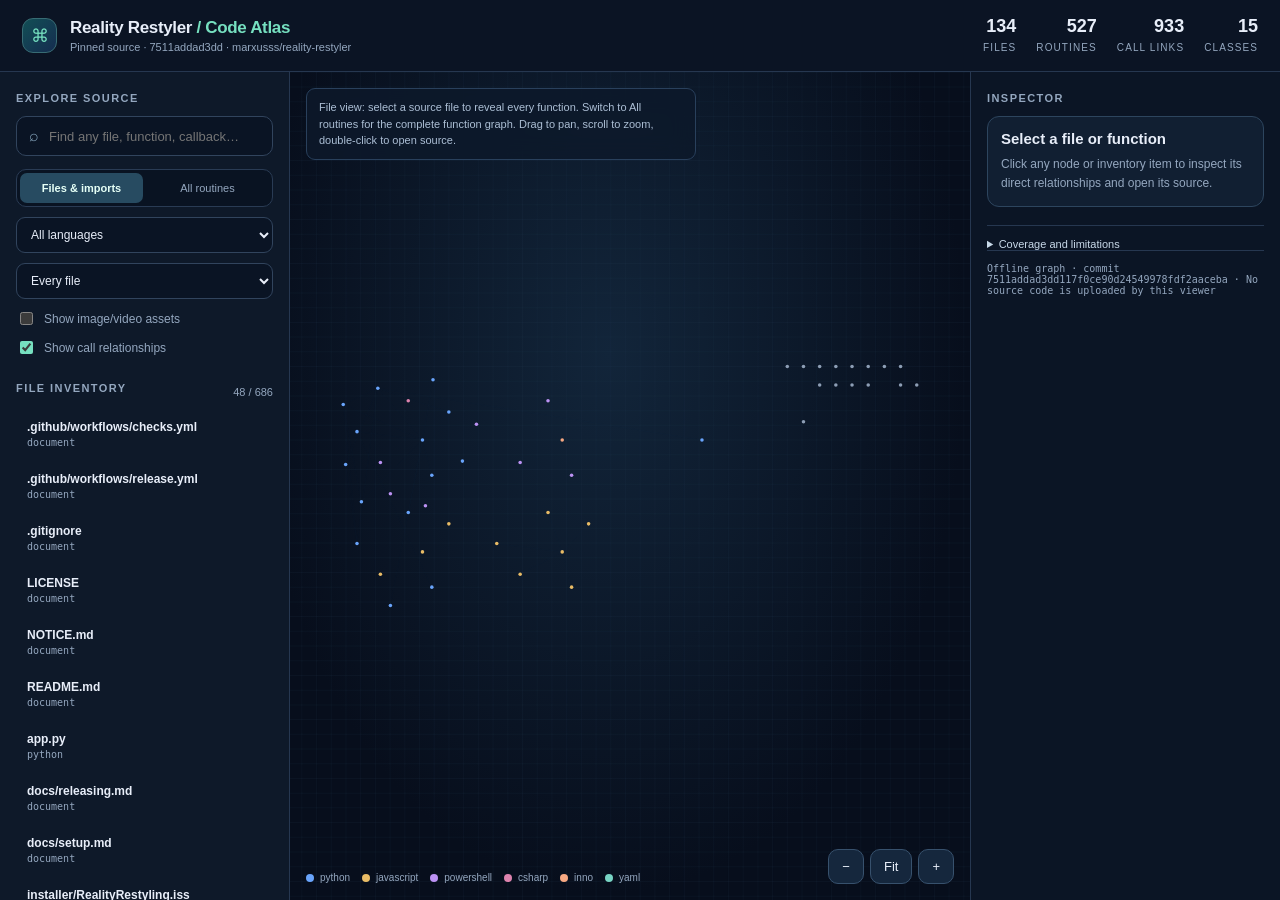
<file: docs/reality-restyler-codegraph.html>
<!doctype html>
<html lang="en">
<head>
<meta charset="utf-8">
<meta name="viewport" content="width=device-width,initial-scale=1">
<meta name="color-scheme" content="dark">
<title>Reality Restyler · Complete Code Atlas</title>
<style>
:root{color-scheme:dark;--bg:#070d19;--panel:#0e1929;--panel2:#122037;--border:#263750;--text:#e8eef9;--muted:#94a7bf;--accent:#76e0c0;--mono:ui-monospace,SFMono-Regular,Consolas,monospace;font-family:Inter,-apple-system,BlinkMacSystemFont,"Segoe UI",sans-serif}
*{box-sizing:border-box}html,body{margin:0;height:100%;background:var(--bg);color:var(--text)}button,input,select{font:inherit}
button{cursor:pointer}.app{height:100dvh;min-height:560px;display:grid;grid-template-rows:auto 1fr}
.header{display:flex;gap:24px;align-items:center;justify-content:space-between;padding:16px 22px;border-bottom:1px solid var(--border);background:#0b1424}
.brand{display:flex;align-items:center;gap:13px}.brand-mark{width:35px;height:35px;display:grid;place-items:center;border:1px solid #386c74;background:linear-gradient(135deg,#124f55,#152c50);border-radius:11px;color:var(--accent);font-size:18px}
h1{margin:0;font-size:17px;letter-spacing:-.02em} .sub{font-size:11px;color:var(--muted);margin-top:3px} .metrics{display:flex;gap:20px;flex-wrap:wrap}
.metric{text-align:right}.metric strong{display:block;font-size:18px;font-variant-numeric:tabular-nums}.metric span{font-size:10px;text-transform:uppercase;letter-spacing:.11em;color:var(--muted)}
.shell{display:grid;grid-template-columns:290px minmax(0,1fr) 310px;min-height:0}
aside{min-height:0;overflow:auto;background:var(--panel);padding:16px;border-right:1px solid var(--border)}aside.right{border-right:0;border-left:1px solid var(--border);background:#0b1525}
h2{font-size:11px;text-transform:uppercase;letter-spacing:.13em;color:var(--muted);font-weight:700;margin:4px 0 12px}
.search{display:flex;gap:8px;align-items:center;background:#0a1424;border:1px solid #31445d;padding:10px 12px;border-radius:10px}
.search input{background:transparent;border:0;outline:0;color:var(--text);width:100%;font-size:13px}.controls{margin:13px 0 17px;display:grid;gap:10px}
select{width:100%;background:#0a1424;color:var(--text);border:1px solid #31445d;border-radius:9px;padding:9px 10px;font-size:12px}
.segmented{display:flex;padding:3px;gap:3px;background:#091322;border:1px solid #293b54;border-radius:10px}.segmented button{background:transparent;border:0;color:var(--muted);border-radius:7px;padding:9px 6px;flex:1;font-size:11px}
.segmented button.active{background:#274b61;color:#e5fff6;font-weight:650}
.toggle{display:flex;gap:8px;align-items:center;color:var(--muted);font-size:12px;cursor:pointer}.toggle input{accent-color:var(--accent)}
.label-row{display:flex;justify-content:space-between;align-items:center;padding:4px 0}.count{font-size:11px;color:var(--muted)}
.items{display:grid;gap:4px;padding-bottom:20px}.item{display:flex;flex-direction:column;text-align:left;gap:3px;min-width:0;width:100%;color:var(--text);background:transparent;border:1px solid transparent;border-radius:9px;padding:9px 10px}
.item:hover{border-color:#395674;background:#1a2b42}.item.selected{border-color:#54ae9d;background:#123a40}.item strong{white-space:nowrap;overflow:hidden;text-overflow:ellipsis;font-size:12px;font-weight:650}.item small{color:var(--muted);font:10px var(--mono);white-space:nowrap;overflow:hidden;text-overflow:ellipsis}
.canvas-wrap{position:relative;overflow:hidden;background:radial-gradient(ellipse at 47% 34%,#12253a 0%,#070e1c 70%);min-height:0}
canvas{width:100%;height:100%;display:block;touch-action:none;cursor:grab}canvas.grabbing{cursor:grabbing}
.overlay{position:absolute;top:16px;left:16px;max-width:min(390px,calc(100% - 32px));pointer-events:none}.hint{display:flex;align-items:center;gap:8px;background:#0d192bd9;backdrop-filter:blur(12px);border:1px solid #29405c;padding:10px 12px;border-radius:9px;color:#acbfd5;font-size:11px;line-height:1.5}
.tools{position:absolute;right:16px;bottom:16px;display:flex;gap:6px}.tools button{background:#15273d;border:1px solid #37516d;border-radius:10px;color:var(--text);padding:9px 13px;font-size:13px}.tools button:hover{background:#23465d}
.legend{position:absolute;bottom:17px;left:16px;display:flex;gap:12px;flex-wrap:wrap;pointer-events:none}.key{font-size:10px;color:var(--muted);display:flex;gap:6px;align-items:center}.dot{height:8px;width:8px;border-radius:50%}
.summary{background:#111f32;border:1px solid #2d455e;border-radius:12px;padding:13px;margin-bottom:16px}.summary h3{font-size:15px;margin:0 0 8px;overflow-wrap:anywhere}.summary p{color:var(--muted);font-size:12px;line-height:1.6;margin:0}.chip{display:inline-flex;border:1px solid #3e6170;background:#153440;color:#abeee1;border-radius:100px;padding:4px 8px;font-size:10px;margin-bottom:9px}
.link{color:var(--accent);font-size:12px;text-decoration:none;display:inline-block;margin:10px 0 0}.link:hover{text-decoration:underline}
.group{margin:0 0 16px}.group h3{font-size:11px;color:var(--muted);margin:0 0 8px;font-weight:650;text-transform:uppercase;letter-spacing:.07em}
.neighbor{display:block;width:100%;border:1px solid transparent;background:#152339;color:#cbd9eb;border-radius:7px;padding:8px 9px;margin:3px 0;text-align:left;font:11px var(--mono);overflow:hidden;text-overflow:ellipsis;white-space:nowrap}
.neighbor:hover{border-color:#4c8c92}.muted{color:var(--muted);font-size:12px;line-height:1.65}
.pill{display:inline-block;font:10px var(--mono);color:#acc2da;background:#15263c;border:1px solid #28435c;border-radius:7px;padding:4px 6px}
details{margin-top:18px;border-top:1px solid var(--border);padding-top:12px;color:var(--muted);font-size:11px}details summary{cursor:pointer;color:#c8d9e9}details ul{padding-left:16px;line-height:1.6}
.footer{color:var(--muted);font:10px var(--mono);padding-top:12px;border-top:1px solid var(--border);overflow-wrap:anywhere}
@media(max-width:1040px){.shell{grid-template-columns:230px minmax(0,1fr)}.right{display:none}.metrics{gap:10px}}
@media(max-width:680px){.app{min-height:100dvh}.header{padding:11px}.metrics .metric:nth-child(n+3){display:none}.shell{grid-template-columns:1fr;grid-template-rows:230px minmax(380px,1fr)}aside.left{border-right:0;border-bottom:1px solid var(--border)}.items{grid-template-columns:repeat(2,minmax(0,1fr))}.overlay{top:10px;left:10px}.legend{gap:6px;max-width:75%}.brand-mark{display:none}.metric strong{font-size:14px}}
</style>
</head>
<body>
<div class="app">
  <header class="header">
    <div class="brand"><div class="brand-mark">⌘</div><div><h1>Reality Restyler <span style="color:var(--accent)">/ Code Atlas</span></h1><div class="sub" id="revision">Loading source graph…</div></div></div>
    <div class="metrics" id="stats"></div>
  </header>
  <div class="shell">
    <aside class="left">
      <h2>Explore source</h2>
      <label class="search"><span style="color:#81a0b7">⌕</span><input id="search" type="search" placeholder="Find any file, function, callback…" autocomplete="off" aria-label="Search all functions"></label>
      <div class="controls">
        <div class="segmented"><button id="files-mode" class="active">Files &amp; imports</button><button id="functions-mode">All routines</button></div>
        <select id="language" aria-label="Filter language"><option value="">All languages</option></select>
        <select id="file-filter" aria-label="Filter file"><option value="">Every file</option></select>
        <label class="toggle"><input id="assets" type="checkbox"> Show image/video assets</label>
        <label class="toggle"><input id="calls" type="checkbox" checked> Show call relationships</label>
      </div>
      <div class="label-row"><h2 id="list-label">Complete inventory</h2><span class="count" id="list-count"></span></div>
      <div class="items" id="inventory" aria-live="polite"></div>
    </aside>
    <main class="canvas-wrap">
      <canvas id="map" aria-label="Interactive code dependency graph"></canvas>
      <div class="overlay"><div class="hint" id="tip">File view: select a source file to reveal every function. Switch to All routines for the complete function graph. Drag to pan, scroll to zoom, double-click to open source.</div></div>
      <div class="legend" id="legend"></div>
      <div class="tools"><button id="zoom-out" aria-label="Zoom out">−</button><button id="fit" aria-label="Fit graph">Fit</button><button id="zoom-in" aria-label="Zoom in">+</button></div>
    </main>
    <aside class="right"><h2>Inspector</h2><div id="inspector"><div class="summary"><h3>Select a file or function</h3><p>Each routine links directly to its line in the source at the pinned Git commit. Call connections are statically inferred; dynamic dispatch and callbacks can add runtime edges.</p></div></div>
    <details><summary>Coverage and limitations</summary><ul id="diagnostics"></ul></details><div class="footer" id="footer"></div></aside>
  </div>
</div>
<script type="application/json" id="graph-data">{"sha":"7511addad3dd117f0ce90d24549978fdf2aaceba","repository":"marxusss/reality-restyler","nodes":[{"id":0,"name":".github/workflows/checks.yml","path":".github/workflows/checks.yml","line":1,"end":1,"lang":"document","kind":"file","folder":".github"},{"id":1,"name":".github/workflows/release.yml","path":".github/workflows/release.yml","line":1,"end":1,"lang":"document","kind":"file","folder":".github"},{"id":2,"name":".gitignore","path":".gitignore","line":1,"end":1,"lang":"document","kind":"file","folder":"root"},{"id":3,"name":"LICENSE","path":"LICENSE","line":1,"end":1,"lang":"document","kind":"file","folder":"root"},{"id":4,"name":"NOTICE.md","path":"NOTICE.md","line":1,"end":1,"lang":"document","kind":"file","folder":"root"},{"id":5,"name":"README.md","path":"README.md","line":1,"end":1,"lang":"document","kind":"file","folder":"root"},{"id":6,"name":"app.py","path":"app.py","line":1,"end":1,"lang":"python","kind":"file","folder":"root"},{"id":7,"name":"docs/releasing.md","path":"docs/releasing.md","line":1,"end":1,"lang":"document","kind":"file","folder":"docs"},{"id":8,"name":"docs/setup.md","path":"docs/setup.md","line":1,"end":1,"lang":"document","kind":"file","folder":"docs"},{"id":9,"name":"installer/RealityRestyling.iss","path":"installer/RealityRestyling.iss","line":1,"end":1,"lang":"inno","kind":"file","folder":"installer"},{"id":10,"name":"installer/build-installer.ps1","path":"installer/build-installer.ps1","line":1,"end":1,"lang":"powershell","kind":"file","folder":"installer"},{"id":11,"name":"installer/install-flow.ps1","path":"installer/install-flow.ps1","line":1,"end":1,"lang":"powershell","kind":"file","folder":"installer"},{"id":12,"name":"installer/repair-runtime.ps1","path":"installer/repair-runtime.ps1","line":1,"end":1,"lang":"powershell","kind":"file","folder":"installer"},{"id":13,"name":"launcher.ps1","path":"launcher.ps1","line":1,"end":1,"lang":"powershell","kind":"file","folder":"root"},{"id":14,"name":"launcher_bootstrap.cs","path":"launcher_bootstrap.cs","line":1,"end":1,"lang":"csharp","kind":"file","folder":"root"},{"id":15,"name":"local_frames.py","path":"local_frames.py","line":1,"end":1,"lang":"python","kind":"file","folder":"root"},{"id":16,"name":"log_retention.py","path":"log_retention.py","line":1,"end":1,"lang":"python","kind":"file","folder":"root"},{"id":17,"name":"media/demo.gif","path":"media/demo.gif","line":1,"end":1,"lang":"asset","kind":"file","folder":"media"},{"id":18,"name":"media/demo.mp4","path":"media/demo.mp4","line":1,"end":1,"lang":"asset","kind":"file","folder":"media"},{"id":19,"name":"media/phone.gif","path":"media/phone.gif","line":1,"end":1,"lang":"asset","kind":"file","folder":"media"},{"id":20,"name":"media/phone.mp4","path":"media/phone.mp4","line":1,"end":1,"lang":"asset","kind":"file","folder":"media"},{"id":21,"name":"model_setup.py","path":"model_setup.py","line":1,"end":1,"lang":"python","kind":"file","folder":"root"},{"id":22,"name":"models/.gitignore","path":"models/.gitignore","line":1,"end":1,"lang":"document","kind":"file","folder":"models"},{"id":23,"name":"requirements.txt","path":"requirements.txt","line":1,"end":1,"lang":"document","kind":"file","folder":"root"},{"id":24,"name":"run.ps1","path":"run.ps1","line":1,"end":1,"lang":"powershell","kind":"file","folder":"root"},{"id":25,"name":"runtime.py","path":"runtime.py","line":1,"end":1,"lang":"python","kind":"file","folder":"root"},{"id":26,"name":"runtime_cleanup.py","path":"runtime_cleanup.py","line":1,"end":1,"lang":"python","kind":"file","folder":"root"},{"id":27,"name":"runtime_settings.py","path":"runtime_settings.py","line":1,"end":1,"lang":"python","kind":"file","folder":"root"},{"id":28,"name":"scripts/generate_style_library.py","path":"scripts/generate_style_library.py","line":1,"end":1,"lang":"python","kind":"file","folder":"scripts"},{"id":29,"name":"sessions.py","path":"sessions.py","line":1,"end":1,"lang":"python","kind":"file","folder":"root"},{"id":30,"name":"setup.ps1","path":"setup.ps1","line":1,"end":1,"lang":"powershell","kind":"file","folder":"root"},{"id":31,"name":"tests/test_camera.mjs","path":"tests/test_camera.mjs","line":1,"end":1,"lang":"javascript","kind":"file","folder":"tests"},{"id":32,"name":"tests/test_errors.mjs","path":"tests/test_errors.mjs","line":1,"end":1,"lang":"javascript","kind":"file","folder":"tests"},{"id":33,"name":"tests/test_local_stream.py","path":"tests/test_local_stream.py","line":1,"end":1,"lang":"python","kind":"file","folder":"tests"},{"id":34,"name":"tests/test_log_retention.py","path":"tests/test_log_retention.py","line":1,"end":1,"lang":"python","kind":"file","folder":"tests"},{"id":35,"name":"tests/test_runtime.py","path":"tests/test_runtime.py","line":1,"end":1,"lang":"python","kind":"file","folder":"tests"},{"id":36,"name":"tests/test_transport.mjs","path":"tests/test_transport.mjs","line":1,"end":1,"lang":"javascript","kind":"file","folder":"tests"},{"id":37,"name":"tests/test_user_styles.py","path":"tests/test_user_styles.py","line":1,"end":1,"lang":"python","kind":"file","folder":"tests"},{"id":38,"name":"timing.py","path":"timing.py","line":1,"end":1,"lang":"python","kind":"file","folder":"root"},{"id":39,"name":"updater.ps1","path":"updater.ps1","line":1,"end":1,"lang":"powershell","kind":"file","folder":"root"},{"id":40,"name":"updates.json","path":"updates.json","line":1,"end":1,"lang":"document","kind":"file","folder":"root"},{"id":41,"name":"version.txt","path":"version.txt","line":1,"end":1,"lang":"document","kind":"file","folder":"root"},{"id":42,"name":"web/app.js","path":"web/app.js","line":1,"end":1,"lang":"javascript","kind":"file","folder":"web"},{"id":43,"name":"web/camera.js","path":"web/camera.js","line":1,"end":1,"lang":"javascript","kind":"file","folder":"web"},{"id":44,"name":"web/capture.js","path":"web/capture.js","line":1,"end":1,"lang":"javascript","kind":"file","folder":"web"},{"id":45,"name":"web/errors.js","path":"web/errors.js","line":1,"end":1,"lang":"javascript","kind":"file","folder":"web"},{"id":46,"name":"web/favicon.svg","path":"web/favicon.svg","line":1,"end":1,"lang":"asset","kind":"file","folder":"web"},{"id":47,"name":"web/index.html","path":"web/index.html","line":1,"end":1,"lang":"document","kind":"file","folder":"web"},{"id":48,"name":"web/style.css","path":"web/style.css","line":1,"end":1,"lang":"document","kind":"file","folder":"web"},{"id":49,"name":"web/styles.js","path":"web/styles.js","line":1,"end":1,"lang":"javascript","kind":"file","folder":"web"},{"id":50,"name":"web/styles/8-bit.webp","path":"web/styles/8-bit.webp","line":1,"end":1,"lang":"asset","kind":"file","folder":"web"},{"id":51,"name":"web/styles/academic-realism.webp","path":"web/styles/academic-realism.webp","line":1,"end":1,"lang":"asset","kind":"file","folder":"web"},{"id":52,"name":"web/styles/airbrush.webp","path":"web/styles/airbrush.webp","line":1,"end":1,"lang":"asset","kind":"file","folder":"web"},{"id":53,"name":"web/styles/anamorphic-cinema.webp","path":"web/styles/anamorphic-cinema.webp","line":1,"end":1,"lang":"asset","kind":"file","folder":"web"},{"id":54,"name":"web/styles/animated-3d.webp","path":"web/styles/animated-3d.webp","line":1,"end":1,"lang":"asset","kind":"file","folder":"web"},{"id":55,"name":"web/styles/anime.webp","path":"web/styles/anime.webp","line":1,"end":1,"lang":"asset","kind":"file","folder":"web"},{"id":56,"name":"web/styles/art-deco.webp","path":"web/styles/art-deco.webp","line":1,"end":1,"lang":"asset","kind":"file","folder":"web"},{"id":57,"name":"web/styles/art-nouveau.webp","path":"web/styles/art-nouveau.webp","line":1,"end":1,"lang":"asset","kind":"file","folder":"web"},{"id":58,"name":"web/styles/bauhaus.webp","path":"web/styles/bauhaus.webp","line":1,"end":1,"lang":"asset","kind":"file","folder":"web"},{"id":59,"name":"web/styles/black-figure-pottery.webp","path":"web/styles/black-figure-pottery.webp","line":1,"end":1,"lang":"asset","kind":"file","folder":"web"},{"id":60,"name":"web/styles/blue-hour-cinema.webp","path":"web/styles/blue-hour-cinema.webp","line":1,"end":1,"lang":"asset","kind":"file","folder":"web"},{"id":61,"name":"web/styles/byzantine-tempera.webp","path":"web/styles/byzantine-tempera.webp","line":1,"end":1,"lang":"asset","kind":"file","folder":"web"},{"id":62,"name":"web/styles/catalog.json","path":"web/styles/catalog.json","line":1,"end":1,"lang":"document","kind":"file","folder":"web"},{"id":63,"name":"web/styles/cel-shaded-cartoon.webp","path":"web/styles/cel-shaded-cartoon.webp","line":1,"end":1,"lang":"asset","kind":"file","folder":"web"},{"id":64,"name":"web/styles/charcoal.webp","path":"web/styles/charcoal.webp","line":1,"end":1,"lang":"asset","kind":"file","folder":"web"},{"id":65,"name":"web/styles/chromatic-aberration.webp","path":"web/styles/chromatic-aberration.webp","line":1,"end":1,"lang":"asset","kind":"file","folder":"web"},{"id":66,"name":"web/styles/claymation.webp","path":"web/styles/claymation.webp","line":1,"end":1,"lang":"asset","kind":"file","folder":"web"},{"id":67,"name":"web/styles/comic-halftone.webp","path":"web/styles/comic-halftone.webp","line":1,"end":1,"lang":"asset","kind":"file","folder":"web"},{"id":68,"name":"web/styles/concept-art.webp","path":"web/styles/concept-art.webp","line":1,"end":1,"lang":"asset","kind":"file","folder":"web"},{"id":69,"name":"web/styles/conte-pastel.webp","path":"web/styles/conte-pastel.webp","line":1,"end":1,"lang":"asset","kind":"file","folder":"web"},{"id":70,"name":"web/styles/corporate-memphis.webp","path":"web/styles/corporate-memphis.webp","line":1,"end":1,"lang":"asset","kind":"file","folder":"web"},{"id":71,"name":"web/styles/crayon-book.webp","path":"web/styles/crayon-book.webp","line":1,"end":1,"lang":"asset","kind":"file","folder":"web"},{"id":72,"name":"web/styles/cross-processed-film.webp","path":"web/styles/cross-processed-film.webp","line":1,"end":1,"lang":"asset","kind":"file","folder":"web"},{"id":73,"name":"web/styles/cubism.webp","path":"web/styles/cubism.webp","line":1,"end":1,"lang":"asset","kind":"file","folder":"web"},{"id":74,"name":"web/styles/cyanotype-print.webp","path":"web/styles/cyanotype-print.webp","line":1,"end":1,"lang":"asset","kind":"file","folder":"web"},{"id":75,"name":"web/styles/cyberpunk.webp","path":"web/styles/cyberpunk.webp","line":1,"end":1,"lang":"asset","kind":"file","folder":"web"},{"id":76,"name":"web/styles/dark-fantasy-painting.webp","path":"web/styles/dark-fantasy-painting.webp","line":1,"end":1,"lang":"asset","kind":"file","folder":"web"},{"id":77,"name":"web/styles/direct-flash.webp","path":"web/styles/direct-flash.webp","line":1,"end":1,"lang":"asset","kind":"file","folder":"web"},{"id":78,"name":"web/styles/doodle.webp","path":"web/styles/doodle.webp","line":1,"end":1,"lang":"asset","kind":"file","folder":"web"},{"id":79,"name":"web/styles/editorial-illustration.webp","path":"web/styles/editorial-illustration.webp","line":1,"end":1,"lang":"asset","kind":"file","folder":"web"},{"id":80,"name":"web/styles/embroidery.webp","path":"web/styles/embroidery.webp","line":1,"end":1,"lang":"asset","kind":"file","folder":"web"},{"id":81,"name":"web/styles/etching.webp","path":"web/styles/etching.webp","line":1,"end":1,"lang":"asset","kind":"file","folder":"web"},{"id":82,"name":"web/styles/expressionist-painting.webp","path":"web/styles/expressionist-painting.webp","line":1,"end":1,"lang":"asset","kind":"file","folder":"web"},{"id":83,"name":"web/styles/fauvist-painting.webp","path":"web/styles/fauvist-painting.webp","line":1,"end":1,"lang":"asset","kind":"file","folder":"web"},{"id":84,"name":"web/styles/felted-wool.webp","path":"web/styles/felted-wool.webp","line":1,"end":1,"lang":"asset","kind":"file","folder":"web"},{"id":85,"name":"web/styles/film-noir.webp","path":"web/styles/film-noir.webp","line":1,"end":1,"lang":"asset","kind":"file","folder":"web"},{"id":86,"name":"web/styles/fisheye.webp","path":"web/styles/fisheye.webp","line":1,"end":1,"lang":"asset","kind":"file","folder":"web"},{"id":87,"name":"web/styles/golden-hour.webp","path":"web/styles/golden-hour.webp","line":1,"end":1,"lang":"asset","kind":"file","folder":"web"},{"id":88,"name":"web/styles/gothic-storybook.webp","path":"web/styles/gothic-storybook.webp","line":1,"end":1,"lang":"asset","kind":"file","folder":"web"},{"id":89,"name":"web/styles/gouache.webp","path":"web/styles/gouache.webp","line":1,"end":1,"lang":"asset","kind":"file","folder":"web"},{"id":90,"name":"web/styles/graffiti.webp","path":"web/styles/graffiti.webp","line":1,"end":1,"lang":"asset","kind":"file","folder":"web"},{"id":91,"name":"web/styles/hand-painted-animation.webp","path":"web/styles/hand-painted-animation.webp","line":1,"end":1,"lang":"asset","kind":"file","folder":"web"},{"id":92,"name":"web/styles/impasto-oil.webp","path":"web/styles/impasto-oil.webp","line":1,"end":1,"lang":"asset","kind":"file","folder":"web"},{"id":93,"name":"web/styles/linocut.webp","path":"web/styles/linocut.webp","line":1,"end":1,"lang":"asset","kind":"file","folder":"web"},{"id":94,"name":"web/styles/lithograph.webp","path":"web/styles/lithograph.webp","line":1,"end":1,"lang":"asset","kind":"file","folder":"web"},{"id":95,"name":"web/styles/low-poly.webp","path":"web/styles/low-poly.webp","line":1,"end":1,"lang":"asset","kind":"file","folder":"web"},{"id":96,"name":"web/styles/manga.webp","path":"web/styles/manga.webp","line":1,"end":1,"lang":"asset","kind":"file","folder":"web"},{"id":97,"name":"web/styles/marble-sculpture.webp","path":"web/styles/marble-sculpture.webp","line":1,"end":1,"lang":"asset","kind":"file","folder":"web"},{"id":98,"name":"web/styles/mixed-media.webp","path":"web/styles/mixed-media.webp","line":1,"end":1,"lang":"asset","kind":"file","folder":"web"},{"id":99,"name":"web/styles/mosaic.webp","path":"web/styles/mosaic.webp","line":1,"end":1,"lang":"asset","kind":"file","folder":"web"},{"id":100,"name":"web/styles/motion-blur.webp","path":"web/styles/motion-blur.webp","line":1,"end":1,"lang":"asset","kind":"file","folder":"web"},{"id":101,"name":"web/styles/neon-photo.webp","path":"web/styles/neon-photo.webp","line":1,"end":1,"lang":"asset","kind":"file","folder":"web"},{"id":102,"name":"web/styles/noir-animation.webp","path":"web/styles/noir-animation.webp","line":1,"end":1,"lang":"asset","kind":"file","folder":"web"},{"id":103,"name":"web/styles/origami.webp","path":"web/styles/origami.webp","line":1,"end":1,"lang":"asset","kind":"file","folder":"web"},{"id":104,"name":"web/styles/paper-collage.webp","path":"web/styles/paper-collage.webp","line":1,"end":1,"lang":"asset","kind":"file","folder":"web"},{"id":105,"name":"web/styles/paper-cut.webp","path":"web/styles/paper-cut.webp","line":1,"end":1,"lang":"asset","kind":"file","folder":"web"},{"id":106,"name":"web/styles/persian-miniature.webp","path":"web/styles/persian-miniature.webp","line":1,"end":1,"lang":"asset","kind":"file","folder":"web"},{"id":107,"name":"web/styles/pointillist-painting.webp","path":"web/styles/pointillist-painting.webp","line":1,"end":1,"lang":"asset","kind":"file","folder":"web"},{"id":108,"name":"web/styles/pop-art.webp","path":"web/styles/pop-art.webp","line":1,"end":1,"lang":"asset","kind":"file","folder":"web"},{"id":109,"name":"web/styles/post-impressionist.webp","path":"web/styles/post-impressionist.webp","line":1,"end":1,"lang":"asset","kind":"file","folder":"web"},{"id":110,"name":"web/styles/psychedelic-poster.webp","path":"web/styles/psychedelic-poster.webp","line":1,"end":1,"lang":"asset","kind":"file","folder":"web"},{"id":111,"name":"web/styles/renaissance-fresco.webp","path":"web/styles/renaissance-fresco.webp","line":1,"end":1,"lang":"asset","kind":"file","folder":"web"},{"id":112,"name":"web/styles/rim-lighting.webp","path":"web/styles/rim-lighting.webp","line":1,"end":1,"lang":"asset","kind":"file","folder":"web"},{"id":113,"name":"web/styles/risograph.webp","path":"web/styles/risograph.webp","line":1,"end":1,"lang":"asset","kind":"file","folder":"web"},{"id":114,"name":"web/styles/screenprint.webp","path":"web/styles/screenprint.webp","line":1,"end":1,"lang":"asset","kind":"file","folder":"web"},{"id":115,"name":"web/styles/sketch.webp","path":"web/styles/sketch.webp","line":1,"end":1,"lang":"asset","kind":"file","folder":"web"},{"id":116,"name":"web/styles/split-color-lighting.webp","path":"web/styles/split-color-lighting.webp","line":1,"end":1,"lang":"asset","kind":"file","folder":"web"},{"id":117,"name":"web/styles/stained-glass.webp","path":"web/styles/stained-glass.webp","line":1,"end":1,"lang":"asset","kind":"file","folder":"web"},{"id":118,"name":"web/styles/stylized-painting.webp","path":"web/styles/stylized-painting.webp","line":1,"end":1,"lang":"asset","kind":"file","folder":"web"},{"id":119,"name":"web/styles/surrealist-painting.webp","path":"web/styles/surrealist-painting.webp","line":1,"end":1,"lang":"asset","kind":"file","folder":"web"},{"id":120,"name":"web/styles/synthwave.webp","path":"web/styles/synthwave.webp","line":1,"end":1,"lang":"asset","kind":"file","folder":"web"},{"id":121,"name":"web/styles/technical-drawing.webp","path":"web/styles/technical-drawing.webp","line":1,"end":1,"lang":"asset","kind":"file","folder":"web"},{"id":122,"name":"web/styles/tenebrism.webp","path":"web/styles/tenebrism.webp","line":1,"end":1,"lang":"asset","kind":"file","folder":"web"},{"id":123,"name":"web/styles/tilt-shift.webp","path":"web/styles/tilt-shift.webp","line":1,"end":1,"lang":"asset","kind":"file","folder":"web"},{"id":124,"name":"web/styles/travel-poster.webp","path":"web/styles/travel-poster.webp","line":1,"end":1,"lang":"asset","kind":"file","folder":"web"},{"id":125,"name":"web/styles/ukiyo-e.webp","path":"web/styles/ukiyo-e.webp","line":1,"end":1,"lang":"asset","kind":"file","folder":"web"},{"id":126,"name":"web/styles/vintage-comic.webp","path":"web/styles/vintage-comic.webp","line":1,"end":1,"lang":"asset","kind":"file","folder":"web"},{"id":127,"name":"web/styles/vintage-negative.webp","path":"web/styles/vintage-negative.webp","line":1,"end":1,"lang":"asset","kind":"file","folder":"web"},{"id":128,"name":"web/styles/voxel-world.webp","path":"web/styles/voxel-world.webp","line":1,"end":1,"lang":"asset","kind":"file","folder":"web"},{"id":129,"name":"web/styles/watercolor-ink.webp","path":"web/styles/watercolor-ink.webp","line":1,"end":1,"lang":"asset","kind":"file","folder":"web"},{"id":130,"name":"web/styles/window-light.webp","path":"web/styles/window-light.webp","line":1,"end":1,"lang":"asset","kind":"file","folder":"web"},{"id":131,"name":"web/styles/woodcut.webp","path":"web/styles/woodcut.webp","line":1,"end":1,"lang":"asset","kind":"file","folder":"web"},{"id":132,"name":"web/transport.js","path":"web/transport.js","line":1,"end":1,"lang":"javascript","kind":"file","folder":"web"},{"id":133,"name":"webrtc_track.py","path":"webrtc_track.py","line":1,"end":1,"lang":"python","kind":"file","folder":"root"},{"id":134,"name":"_trusted_peer","path":"app.py","line":54,"end":61,"column":0,"lang":"python","kind":"function","folder":"root"},{"id":135,"name":"_local_addresses","path":"app.py","line":63,"end":79,"column":0,"lang":"python","kind":"function","folder":"root"},{"id":136,"name":"_is_local_peer","path":"app.py","line":81,"end":95,"column":0,"lang":"python","kind":"function","folder":"root"},{"id":137,"name":"boundary","path":"app.py","line":98,"end":118,"column":0,"lang":"python","kind":"function","folder":"root"},{"id":138,"name":"_json","path":"app.py","line":120,"end":127,"column":0,"lang":"python","kind":"function","folder":"root"},{"id":139,"name":"index","path":"app.py","line":129,"end":130,"column":0,"lang":"python","kind":"function","folder":"root"},{"id":140,"name":"app_script","path":"app.py","line":132,"end":133,"column":0,"lang":"python","kind":"function","folder":"root"},{"id":141,"name":"style_sheet","path":"app.py","line":135,"end":136,"column":0,"lang":"python","kind":"function","folder":"root"},{"id":142,"name":"favicon","path":"app.py","line":138,"end":139,"column":0,"lang":"python","kind":"function","folder":"root"},{"id":143,"name":"style_asset","path":"app.py","line":141,"end":144,"column":0,"lang":"python","kind":"function","folder":"root"},{"id":144,"name":"combine_styles","path":"app.py","line":146,"end":155,"column":0,"lang":"python","kind":"function","folder":"root"},{"id":145,"name":"_legacy_style_id","path":"app.py","line":157,"end":161,"column":0,"lang":"python","kind":"function","folder":"root"},{"id":146,"name":"_normalize_user_styles","path":"app.py","line":163,"end":201,"column":0,"lang":"python","kind":"function","folder":"root"},{"id":147,"name":"_read_user_styles","path":"app.py","line":203,"end":208,"column":0,"lang":"python","kind":"function","folder":"root"},{"id":148,"name":"_merge_user_styles","path":"app.py","line":210,"end":216,"column":0,"lang":"python","kind":"function","folder":"root"},{"id":149,"name":"_merge_user_styles.\u003clambda>","path":"app.py","line":216,"end":216,"column":39,"lang":"python","kind":"lambda","folder":"root"},{"id":150,"name":"_write_user_styles","path":"app.py","line":218,"end":243,"column":0,"lang":"python","kind":"function","folder":"root"},{"id":151,"name":"_require_style_access","path":"app.py","line":245,"end":261,"column":0,"lang":"python","kind":"function","folder":"root"},{"id":152,"name":"get_user_styles","path":"app.py","line":264,"end":271,"column":0,"lang":"python","kind":"function","folder":"root"},{"id":153,"name":"save_user_styles","path":"app.py","line":273,"end":283,"column":0,"lang":"python","kind":"function","folder":"root"},{"id":154,"name":"health","path":"app.py","line":285,"end":286,"column":0,"lang":"python","kind":"function","folder":"root"},{"id":155,"name":"metrics","path":"app.py","line":288,"end":301,"column":0,"lang":"python","kind":"function","folder":"root"},{"id":156,"name":"transport_mode","path":"app.py","line":303,"end":305,"column":0,"lang":"python","kind":"function","folder":"root"},{"id":157,"name":"claim_session","path":"app.py","line":307,"end":312,"column":0,"lang":"python","kind":"function","folder":"root"},{"id":158,"name":"require_owner","path":"app.py","line":315,"end":318,"column":0,"lang":"python","kind":"function","folder":"root"},{"id":159,"name":"local_stream","path":"app.py","line":321,"end":384,"column":0,"lang":"python","kind":"function","folder":"root"},{"id":160,"name":"start_runtime","path":"app.py","line":387,"end":425,"column":0,"lang":"python","kind":"function","folder":"root"},{"id":161,"name":"start_runtime.report_stage","path":"app.py","line":406,"end":407,"column":12,"lang":"python","kind":"method","folder":"root"},{"id":162,"name":"startup_progress","path":"app.py","line":428,"end":431,"column":0,"lang":"python","kind":"function","folder":"root"},{"id":163,"name":"update_settings","path":"app.py","line":434,"end":444,"column":0,"lang":"python","kind":"function","folder":"root"},{"id":164,"name":"heartbeat","path":"app.py","line":447,"end":451,"column":0,"lang":"python","kind":"function","folder":"root"},{"id":165,"name":"stop_runtime","path":"app.py","line":454,"end":461,"column":0,"lang":"python","kind":"function","folder":"root"},{"id":166,"name":"pause_runtime","path":"app.py","line":464,"end":471,"column":0,"lang":"python","kind":"function","folder":"root"},{"id":167,"name":"offer","path":"app.py","line":474,"end":520,"column":0,"lang":"python","kind":"function","folder":"root"},{"id":168,"name":"offer.on_track","path":"app.py","line":489,"end":491,"column":8,"lang":"python","kind":"method","folder":"root"},{"id":169,"name":"offer.on_connectionstatechange","path":"app.py","line":494,"end":498,"column":8,"lang":"python","kind":"method","folder":"root"},{"id":170,"name":"offer.negotiate","path":"app.py","line":500,"end":507,"column":8,"lang":"python","kind":"method","folder":"root"},{"id":171,"name":"idle_reaper","path":"app.py","line":523,"end":535,"column":0,"lang":"python","kind":"function","folder":"root"},{"id":172,"name":"on_startup","path":"app.py","line":538,"end":542,"column":0,"lang":"python","kind":"function","folder":"root"},{"id":173,"name":"on_cleanup","path":"app.py","line":545,"end":556,"column":0,"lang":"python","kind":"function","folder":"root"},{"id":174,"name":"_tailscale_json","path":"app.py","line":559,"end":568,"column":0,"lang":"python","kind":"function","folder":"root"},{"id":175,"name":"_tailscale_status","path":"app.py","line":571,"end":572,"column":0,"lang":"python","kind":"function","folder":"root"},{"id":176,"name":"_tailscale_dns_name","path":"app.py","line":574,"end":578,"column":0,"lang":"python","kind":"function","folder":"root"},{"id":177,"name":"_tailscale_addresses","path":"app.py","line":580,"end":599,"column":0,"lang":"python","kind":"function","folder":"root"},{"id":178,"name":"_listener_socket","path":"app.py","line":601,"end":615,"column":0,"lang":"python","kind":"function","folder":"root"},{"id":179,"name":"_reserve_listener_sockets","path":"app.py","line":617,"end":637,"column":0,"lang":"python","kind":"function","folder":"root"},{"id":180,"name":"_certificate_covers","path":"app.py","line":639,"end":651,"column":0,"lang":"python","kind":"function","folder":"root"},{"id":181,"name":"_certificate_is_self_signed","path":"app.py","line":653,"end":659,"column":0,"lang":"python","kind":"function","folder":"root"},{"id":182,"name":"_create_tailscale_certificate","path":"app.py","line":661,"end":682,"column":0,"lang":"python","kind":"function","folder":"root"},{"id":183,"name":"_refresh_tailscale_certificate","path":"app.py","line":684,"end":696,"column":0,"lang":"python","kind":"function","folder":"root"},{"id":184,"name":"tls_renewal_loop","path":"app.py","line":698,"end":705,"column":0,"lang":"python","kind":"function","folder":"root"},{"id":185,"name":"_tls_context","path":"app.py","line":707,"end":732,"column":0,"lang":"python","kind":"function","folder":"root"},{"id":186,"name":"create_app","path":"app.py","line":734,"end":762,"column":0,"lang":"python","kind":"function","folder":"root"},{"id":187,"name":"_write_launcher_json","path":"app.py","line":765,"end":768,"column":0,"lang":"python","kind":"function","folder":"root"},{"id":188,"name":"_run_launcher_server","path":"app.py","line":771,"end":852,"column":0,"lang":"python","kind":"function","folder":"root"},{"id":189,"name":"_shutdown_launcher_sessions","path":"app.py","line":855,"end":857,"column":0,"lang":"python","kind":"function","folder":"root"},{"id":190,"name":"_run_from_launcher","path":"app.py","line":860,"end":885,"column":0,"lang":"python","kind":"function","folder":"root"},{"id":191,"name":"_run_from_launcher.stopped","path":"app.py","line":875,"end":876,"column":8,"lang":"python","kind":"method","folder":"root"},{"id":192,"name":"main","path":"app.py","line":888,"end":900,"column":0,"lang":"python","kind":"function","folder":"root"},{"id":193,"name":"MoveFileEx","path":"installer/RealityRestyling.iss","line":84,"end":87,"column":0,"lang":"inno","kind":"function","folder":"installer"},{"id":194,"name":"InitializeSetup","path":"installer/RealityRestyling.iss","line":87,"end":93,"column":0,"lang":"inno","kind":"function","folder":"installer"},{"id":195,"name":"IsRuntimeSetupSucceeded","path":"installer/RealityRestyling.iss","line":93,"end":98,"column":0,"lang":"inno","kind":"function","folder":"installer"},{"id":196,"name":"GetCustomSetupExitCode","path":"installer/RealityRestyling.iss","line":98,"end":109,"column":0,"lang":"inno","kind":"function","folder":"installer"},{"id":197,"name":"CleanModelPath","path":"installer/RealityRestyling.iss","line":109,"end":118,"column":0,"lang":"inno","kind":"function","folder":"installer"},{"id":198,"name":"ModelFolderError","path":"installer/RealityRestyling.iss","line":118,"end":148,"column":0,"lang":"inno","kind":"function","folder":"installer"},{"id":199,"name":"BrowseModelFolder","path":"installer/RealityRestyling.iss","line":148,"end":159,"column":0,"lang":"inno","kind":"function","folder":"installer"},{"id":200,"name":"InitializeWizard","path":"installer/RealityRestyling.iss","line":159,"end":187,"column":0,"lang":"inno","kind":"function","folder":"installer"},{"id":201,"name":"CurPageChanged","path":"installer/RealityRestyling.iss","line":187,"end":200,"column":0,"lang":"inno","kind":"function","folder":"installer"},{"id":202,"name":"ShouldSkipPage","path":"installer/RealityRestyling.iss","line":200,"end":207,"column":0,"lang":"inno","kind":"function","folder":"installer"},{"id":203,"name":"NextButtonClick","path":"installer/RealityRestyling.iss","line":207,"end":224,"column":0,"lang":"inno","kind":"function","folder":"installer"},{"id":204,"name":"GetInstallParameters","path":"installer/RealityRestyling.iss","line":224,"end":245,"column":0,"lang":"inno","kind":"function","folder":"installer"},{"id":205,"name":"CurStepChanged","path":"installer/RealityRestyling.iss","line":245,"end":273,"column":0,"lang":"inno","kind":"function","folder":"installer"},{"id":206,"name":"CurUninstallStepChanged","path":"installer/RealityRestyling.iss","line":273,"end":287,"column":0,"lang":"inno","kind":"function","folder":"installer"},{"id":207,"name":"scriptblock","path":"installer/install-flow.ps1","line":59,"end":59,"column":24,"lang":"powershell","kind":"callback","folder":"installer"},{"id":208,"name":"scriptblock","path":"installer/install-flow.ps1","line":72,"end":81,"column":22,"lang":"powershell","kind":"callback","folder":"installer"},{"id":209,"name":"Format-Elapsed","path":"installer/install-flow.ps1","line":84,"end":84,"column":0,"lang":"powershell","kind":"function","folder":"installer"},{"id":210,"name":"Reset-Transfer","path":"installer/install-flow.ps1","line":90,"end":90,"column":0,"lang":"powershell","kind":"function","folder":"installer"},{"id":211,"name":"Set-Step","path":"installer/install-flow.ps1","line":96,"end":96,"column":0,"lang":"powershell","kind":"function","folder":"installer"},{"id":212,"name":"Update-Transfer","path":"installer/install-flow.ps1","line":107,"end":107,"column":0,"lang":"powershell","kind":"function","folder":"installer"},{"id":213,"name":"Update-ProgressView","path":"installer/install-flow.ps1","line":118,"end":118,"column":0,"lang":"powershell","kind":"function","folder":"installer"},{"id":214,"name":"Read-ChildProgress","path":"installer/install-flow.ps1","line":141,"end":141,"column":0,"lang":"powershell","kind":"function","folder":"installer"},{"id":215,"name":"Invoke-Child","path":"installer/install-flow.ps1","line":162,"end":162,"column":0,"lang":"powershell","kind":"function","folder":"installer"},{"id":216,"name":"Quote-Argument","path":"installer/install-flow.ps1","line":200,"end":200,"column":0,"lang":"powershell","kind":"function","folder":"installer"},{"id":217,"name":"Invoke-ModelTool","path":"installer/install-flow.ps1","line":205,"end":205,"column":0,"lang":"powershell","kind":"function","folder":"installer"},{"id":218,"name":"Find-Tailscale","path":"installer/install-flow.ps1","line":213,"end":213,"column":0,"lang":"powershell","kind":"function","folder":"installer"},{"id":219,"name":"Show-LogError","path":"installer/install-flow.ps1","line":225,"end":225,"column":0,"lang":"powershell","kind":"function","folder":"installer"},{"id":220,"name":"Clear-CanceledRuntime","path":"installer/install-flow.ps1","line":234,"end":234,"column":0,"lang":"powershell","kind":"function","folder":"installer"},{"id":221,"name":"scriptblock","path":"launcher.ps1","line":65,"end":65,"column":21,"lang":"powershell","kind":"callback","folder":"root"},{"id":222,"name":"scriptblock","path":"launcher.ps1","line":223,"end":223,"column":19,"lang":"powershell","kind":"callback","folder":"root"},{"id":223,"name":"scriptblock","path":"launcher.ps1","line":443,"end":473,"column":17,"lang":"powershell","kind":"callback","folder":"root"},{"id":224,"name":"scriptblock","path":"launcher.ps1","line":474,"end":474,"column":16,"lang":"powershell","kind":"callback","folder":"root"},{"id":225,"name":"scriptblock","path":"launcher.ps1","line":475,"end":478,"column":16,"lang":"powershell","kind":"callback","folder":"root"},{"id":226,"name":"scriptblock","path":"launcher.ps1","line":479,"end":479,"column":23,"lang":"powershell","kind":"callback","folder":"root"},{"id":227,"name":"scriptblock","path":"launcher.ps1","line":480,"end":480,"column":21,"lang":"powershell","kind":"callback","folder":"root"},{"id":228,"name":"scriptblock","path":"launcher.ps1","line":481,"end":481,"column":15,"lang":"powershell","kind":"callback","folder":"root"},{"id":229,"name":"scriptblock","path":"launcher.ps1","line":482,"end":482,"column":26,"lang":"powershell","kind":"callback","folder":"root"},{"id":230,"name":"scriptblock","path":"launcher.ps1","line":483,"end":483,"column":33,"lang":"powershell","kind":"callback","folder":"root"},{"id":231,"name":"scriptblock","path":"launcher.ps1","line":484,"end":493,"column":18,"lang":"powershell","kind":"callback","folder":"root"},{"id":232,"name":"scriptblock","path":"launcher.ps1","line":495,"end":649,"column":16,"lang":"powershell","kind":"callback","folder":"root"},{"id":233,"name":"scriptblock","path":"launcher.ps1","line":560,"end":560,"column":33,"lang":"powershell","kind":"callback","folder":"root"},{"id":234,"name":"scriptblock","path":"launcher.ps1","line":650,"end":656,"column":24,"lang":"powershell","kind":"callback","folder":"root"},{"id":235,"name":"Add-Control","path":"launcher.ps1","line":93,"end":93,"column":0,"lang":"powershell","kind":"function","folder":"root"},{"id":236,"name":"Get-PhoneStartupApproval","path":"launcher.ps1","line":181,"end":181,"column":0,"lang":"powershell","kind":"function","folder":"root"},{"id":237,"name":"Clear-PhoneStartupApproval","path":"launcher.ps1","line":187,"end":187,"column":0,"lang":"powershell","kind":"function","folder":"root"},{"id":238,"name":"Get-TailscaleDnsName","path":"launcher.ps1","line":192,"end":192,"column":0,"lang":"powershell","kind":"function","folder":"root"},{"id":239,"name":"Invoke-LogPrune","path":"launcher.ps1","line":215,"end":215,"column":0,"lang":"powershell","kind":"function","folder":"root"},{"id":240,"name":"Show-State","path":"launcher.ps1","line":228,"end":228,"column":0,"lang":"powershell","kind":"function","folder":"root"},{"id":241,"name":"Sync-PhoneCard","path":"launcher.ps1","line":261,"end":261,"column":0,"lang":"powershell","kind":"function","folder":"root"},{"id":242,"name":"Set-PhoneStartup","path":"launcher.ps1","line":271,"end":271,"column":0,"lang":"powershell","kind":"function","folder":"root"},{"id":243,"name":"Show-Detail","path":"launcher.ps1","line":336,"end":336,"column":0,"lang":"powershell","kind":"function","folder":"root"},{"id":244,"name":"Set-ClipboardUrl","path":"launcher.ps1","line":344,"end":344,"column":0,"lang":"powershell","kind":"function","folder":"root"},{"id":245,"name":"Request-Stop","path":"launcher.ps1","line":349,"end":349,"column":0,"lang":"powershell","kind":"function","folder":"root"},{"id":246,"name":"Read-JsonFile","path":"launcher.ps1","line":355,"end":355,"column":0,"lang":"powershell","kind":"function","folder":"root"},{"id":247,"name":"Read-SessionJson","path":"launcher.ps1","line":364,"end":364,"column":0,"lang":"powershell","kind":"function","folder":"root"},{"id":248,"name":"Remove-UpdateSession","path":"launcher.ps1","line":366,"end":366,"column":0,"lang":"powershell","kind":"function","folder":"root"},{"id":249,"name":"Start-UpdateProcess","path":"launcher.ps1","line":381,"end":381,"column":0,"lang":"powershell","kind":"function","folder":"root"},{"id":250,"name":"Start-UpdateCheck","path":"launcher.ps1","line":391,"end":391,"column":0,"lang":"powershell","kind":"function","folder":"root"},{"id":251,"name":"Start-UpdateInstall","path":"launcher.ps1","line":404,"end":404,"column":0,"lang":"powershell","kind":"function","folder":"root"},{"id":252,"name":"Handle-UpdateCheck","path":"launcher.ps1","line":418,"end":418,"column":0,"lang":"powershell","kind":"function","folder":"root"},{"id":253,"name":"Main","path":"launcher_bootstrap.cs","line":8,"end":44,"column":4,"lang":"csharp","kind":"method","folder":"root"},{"id":254,"name":"Main","path":"launcher_bootstrap.cs","line":9,"end":9,"column":0,"lang":"csharp","kind":"method","folder":"root"},{"id":255,"name":"process_frame","path":"local_frames.py","line":11,"end":30,"column":0,"lang":"python","kind":"function","folder":"root"},{"id":256,"name":"_is_redirected","path":"log_retention.py","line":20,"end":22,"column":0,"lang":"python","kind":"function","folder":"root"},{"id":257,"name":"prune_legacy_sessions","path":"log_retention.py","line":25,"end":48,"column":0,"lang":"python","kind":"function","folder":"root"},{"id":258,"name":"prune_logs","path":"log_retention.py","line":51,"end":72,"column":0,"lang":"python","kind":"function","folder":"root"},{"id":259,"name":"DailyLog","path":"log_retention.py","line":75,"end":106,"column":0,"lang":"python","kind":"class","folder":"root"},{"id":260,"name":"DailyLog.__init__","path":"log_retention.py","line":76,"end":80,"column":4,"lang":"python","kind":"method","folder":"root"},{"id":261,"name":"DailyLog.write","path":"log_retention.py","line":82,"end":98,"column":4,"lang":"python","kind":"method","folder":"root"},{"id":262,"name":"DailyLog.flush","path":"log_retention.py","line":100,"end":106,"column":4,"lang":"python","kind":"method","folder":"root"},{"id":263,"name":"Tee","path":"log_retention.py","line":109,"end":137,"column":0,"lang":"python","kind":"class","folder":"root"},{"id":264,"name":"Tee.__init__","path":"log_retention.py","line":110,"end":114,"column":4,"lang":"python","kind":"method","folder":"root"},{"id":265,"name":"Tee.write","path":"log_retention.py","line":116,"end":123,"column":4,"lang":"python","kind":"method","folder":"root"},{"id":266,"name":"Tee.flush","path":"log_retention.py","line":125,"end":131,"column":4,"lang":"python","kind":"method","folder":"root"},{"id":267,"name":"Tee.isatty","path":"log_retention.py","line":133,"end":134,"column":4,"lang":"python","kind":"method","folder":"root"},{"id":268,"name":"Tee.fileno","path":"log_retention.py","line":136,"end":137,"column":4,"lang":"python","kind":"method","folder":"root"},{"id":269,"name":"enable_logging","path":"log_retention.py","line":140,"end":145,"column":0,"lang":"python","kind":"function","folder":"root"},{"id":270,"name":"normalize_root","path":"model_setup.py","line":51,"end":55,"column":0,"lang":"python","kind":"function","folder":"root"},{"id":271,"name":"model_directory","path":"model_setup.py","line":58,"end":64,"column":0,"lang":"python","kind":"function","folder":"root"},{"id":272,"name":"transformer_file","path":"model_setup.py","line":67,"end":78,"column":0,"lang":"python","kind":"function","folder":"root"},{"id":273,"name":"upscaler_file","path":"model_setup.py","line":81,"end":82,"column":0,"lang":"python","kind":"function","folder":"root"},{"id":274,"name":"_valid_file","path":"model_setup.py","line":85,"end":89,"column":0,"lang":"python","kind":"function","folder":"root"},{"id":275,"name":"missing_files","path":"model_setup.py","line":92,"end":103,"column":0,"lang":"python","kind":"function","folder":"root"},{"id":276,"name":"_missing_bytes","path":"model_setup.py","line":106,"end":107,"column":0,"lang":"python","kind":"function","folder":"root"},{"id":277,"name":"_setup_progress_options","path":"model_setup.py","line":110,"end":120,"column":0,"lang":"python","kind":"function","folder":"root"},{"id":278,"name":"_setup_progress_options.SetupProgress","path":"model_setup.py","line":115,"end":118,"column":4,"lang":"python","kind":"class","folder":"root"},{"id":279,"name":"_setup_progress_options.SetupProgress.display","path":"model_setup.py","line":116,"end":118,"column":8,"lang":"python","kind":"method","folder":"root"},{"id":280,"name":"_download_model","path":"model_setup.py","line":123,"end":136,"column":0,"lang":"python","kind":"function","folder":"root"},{"id":281,"name":"_wait_for_hub_access","path":"model_setup.py","line":139,"end":172,"column":0,"lang":"python","kind":"function","folder":"root"},{"id":282,"name":"download_model","path":"model_setup.py","line":175,"end":180,"column":0,"lang":"python","kind":"function","folder":"root"},{"id":283,"name":"download_upscaler","path":"model_setup.py","line":183,"end":199,"column":0,"lang":"python","kind":"function","folder":"root"},{"id":284,"name":"main","path":"model_setup.py","line":202,"end":240,"column":0,"lang":"python","kind":"function","folder":"root"},{"id":285,"name":"scriptblock","path":"run.ps1","line":48,"end":48,"column":92,"lang":"powershell","kind":"callback","folder":"root"},{"id":286,"name":"scriptblock","path":"run.ps1","line":117,"end":117,"column":54,"lang":"powershell","kind":"callback","folder":"root"},{"id":287,"name":"Write-LauncherError","path":"run.ps1","line":14,"end":14,"column":0,"lang":"powershell","kind":"function","folder":"root"},{"id":288,"name":"Stop-Launcher","path":"run.ps1","line":23,"end":23,"column":0,"lang":"powershell","kind":"function","folder":"root"},{"id":289,"name":"Set-LauncherStage","path":"run.ps1","line":30,"end":30,"column":0,"lang":"powershell","kind":"function","folder":"root"},{"id":290,"name":"Normalize-ModelsRoot","path":"run.ps1","line":81,"end":81,"column":0,"lang":"powershell","kind":"function","folder":"root"},{"id":291,"name":"Test-ExternalModelsRoot","path":"run.ps1","line":89,"end":89,"column":0,"lang":"powershell","kind":"function","folder":"root"},{"id":292,"name":"Save-ModelsRoot","path":"run.ps1","line":106,"end":106,"column":0,"lang":"powershell","kind":"function","folder":"root"},{"id":293,"name":"Invoke-ModelSetup","path":"run.ps1","line":112,"end":112,"column":0,"lang":"powershell","kind":"function","folder":"root"},{"id":294,"name":"Select-ModelsRoot","path":"run.ps1","line":122,"end":122,"column":0,"lang":"powershell","kind":"function","folder":"root"},{"id":295,"name":"Find-Tailscale","path":"run.ps1","line":176,"end":176,"column":0,"lang":"powershell","kind":"function","folder":"root"},{"id":296,"name":"_style_tokenizer","path":"runtime.py","line":23,"end":31,"column":0,"lang":"python","kind":"function","folder":"root"},{"id":297,"name":"prompt_token_count","path":"runtime.py","line":33,"end":37,"column":0,"lang":"python","kind":"function","folder":"root"},{"id":298,"name":"combine_style_prompts","path":"runtime.py","line":39,"end":54,"column":0,"lang":"python","kind":"function","folder":"root"},{"id":299,"name":"Runtime","path":"runtime.py","line":56,"end":437,"column":0,"lang":"python","kind":"class","folder":"root"},{"id":300,"name":"Runtime.__init__","path":"runtime.py","line":57,"end":77,"column":4,"lang":"python","kind":"method","folder":"root"},{"id":301,"name":"Runtime.settings","path":"runtime.py","line":79,"end":81,"column":4,"lang":"python","kind":"method","folder":"root"},{"id":302,"name":"Runtime.set_settings","path":"runtime.py","line":83,"end":86,"column":4,"lang":"python","kind":"method","folder":"root"},{"id":303,"name":"Runtime.metrics","path":"runtime.py","line":88,"end":93,"column":4,"lang":"python","kind":"method","folder":"root"},{"id":304,"name":"Runtime.flush_timings","path":"runtime.py","line":95,"end":99,"column":4,"lang":"python","kind":"method","folder":"root"},{"id":305,"name":"Runtime.loaded","path":"runtime.py","line":101,"end":103,"column":4,"lang":"python","kind":"method","folder":"root"},{"id":306,"name":"Runtime.heartbeat","path":"runtime.py","line":105,"end":111,"column":4,"lang":"python","kind":"method","folder":"root"},{"id":307,"name":"Runtime.idle_expired","path":"runtime.py","line":113,"end":115,"column":4,"lang":"python","kind":"method","folder":"root"},{"id":308,"name":"Runtime._idle_expired_locked","path":"runtime.py","line":117,"end":118,"column":4,"lang":"python","kind":"method","folder":"root"},{"id":309,"name":"Runtime.unload_if_idle","path":"runtime.py","line":120,"end":126,"column":4,"lang":"python","kind":"method","folder":"root"},{"id":310,"name":"Runtime.report_error","path":"runtime.py","line":128,"end":130,"column":4,"lang":"python","kind":"method","folder":"root"},{"id":311,"name":"Runtime.start","path":"runtime.py","line":132,"end":216,"column":4,"lang":"python","kind":"method","folder":"root"},{"id":312,"name":"Runtime.start.report","path":"runtime.py","line":133,"end":135,"column":8,"lang":"python","kind":"method","folder":"root"},{"id":313,"name":"Runtime.unload","path":"runtime.py","line":218,"end":220,"column":4,"lang":"python","kind":"method","folder":"root"},{"id":314,"name":"Runtime._unload_locked","path":"runtime.py","line":222,"end":248,"column":4,"lang":"python","kind":"method","folder":"root"},{"id":315,"name":"Runtime._encode_prompt","path":"runtime.py","line":250,"end":272,"column":4,"lang":"python","kind":"method","folder":"root"},{"id":316,"name":"Runtime._load_upscaler","path":"runtime.py","line":274,"end":295,"column":4,"lang":"python","kind":"method","folder":"root"},{"id":317,"name":"Runtime._upscale","path":"runtime.py","line":297,"end":309,"column":4,"lang":"python","kind":"method","folder":"root"},{"id":318,"name":"Runtime.render","path":"runtime.py","line":311,"end":437,"column":4,"lang":"python","kind":"method","folder":"root"},{"id":319,"name":"Runtime.render.cached_encode_prompt","path":"runtime.py","line":339,"end":356,"column":12,"lang":"python","kind":"method","folder":"root"},{"id":320,"name":"_is_reparse_point","path":"runtime_cleanup.py","line":19,"end":24,"column":0,"lang":"python","kind":"function","folder":"root"},{"id":321,"name":"_validate_root","path":"runtime_cleanup.py","line":27,"end":38,"column":0,"lang":"python","kind":"function","folder":"root"},{"id":322,"name":"_validate_target","path":"runtime_cleanup.py","line":41,"end":50,"column":0,"lang":"python","kind":"function","folder":"root"},{"id":323,"name":"_remove_tree","path":"runtime_cleanup.py","line":53,"end":75,"column":0,"lang":"python","kind":"function","folder":"root"},{"id":324,"name":"check","path":"runtime_cleanup.py","line":78,"end":81,"column":0,"lang":"python","kind":"function","folder":"root"},{"id":325,"name":"_sha256","path":"runtime_cleanup.py","line":84,"end":89,"column":0,"lang":"python","kind":"function","folder":"root"},{"id":326,"name":"_sha256.\u003clambda>","path":"runtime_cleanup.py","line":87,"end":87,"column":26,"lang":"python","kind":"lambda","folder":"root"},{"id":327,"name":"_expected_setup_marker","path":"runtime_cleanup.py","line":92,"end":97,"column":0,"lang":"python","kind":"function","folder":"root"},{"id":328,"name":"verify_ready","path":"runtime_cleanup.py","line":100,"end":129,"column":0,"lang":"python","kind":"function","folder":"root"},{"id":329,"name":"remove","path":"runtime_cleanup.py","line":132,"end":141,"column":0,"lang":"python","kind":"function","folder":"root"},{"id":330,"name":"main","path":"runtime_cleanup.py","line":144,"end":158,"column":0,"lang":"python","kind":"function","folder":"root"},{"id":331,"name":"normalize_settings","path":"runtime_settings.py","line":11,"end":41,"column":0,"lang":"python","kind":"function","folder":"root"},{"id":332,"name":"load_catalog","path":"scripts/generate_style_library.py","line":75,"end":88,"column":0,"lang":"python","kind":"function","folder":"scripts"},{"id":333,"name":"fetch_source_rows","path":"scripts/generate_style_library.py","line":91,"end":94,"column":0,"lang":"python","kind":"function","folder":"scripts"},{"id":334,"name":"write_source_extract","path":"scripts/generate_style_library.py","line":97,"end":120,"column":0,"lang":"python","kind":"function","folder":"scripts"},{"id":335,"name":"write_contact_sheet","path":"scripts/generate_style_library.py","line":123,"end":143,"column":0,"lang":"python","kind":"function","folder":"scripts"},{"id":336,"name":"main","path":"scripts/generate_style_library.py","line":146,"end":195,"column":0,"lang":"python","kind":"function","folder":"scripts"},{"id":337,"name":"SessionManager","path":"sessions.py","line":13,"end":56,"column":0,"lang":"python","kind":"class","folder":"root"},{"id":338,"name":"SessionManager.__init__","path":"sessions.py","line":14,"end":18,"column":4,"lang":"python","kind":"method","folder":"root"},{"id":339,"name":"SessionManager.claim","path":"sessions.py","line":20,"end":25,"column":4,"lang":"python","kind":"method","folder":"root"},{"id":340,"name":"SessionManager.require","path":"sessions.py","line":27,"end":31,"column":4,"lang":"python","kind":"method","folder":"root"},{"id":341,"name":"SessionManager.reserve","path":"sessions.py","line":33,"end":37,"column":4,"lang":"python","kind":"method","folder":"root"},{"id":342,"name":"SessionManager.discard","path":"sessions.py","line":39,"end":41,"column":4,"lang":"python","kind":"method","folder":"root"},{"id":343,"name":"SessionManager.expired","path":"sessions.py","line":43,"end":44,"column":4,"lang":"python","kind":"method","folder":"root"},{"id":344,"name":"SessionManager.close_transport","path":"sessions.py","line":46,"end":52,"column":4,"lang":"python","kind":"method","folder":"root"},{"id":345,"name":"SessionManager.release","path":"sessions.py","line":54,"end":56,"column":4,"lang":"python","kind":"method","folder":"root"},{"id":346,"name":"Write-SetupStage","path":"setup.ps1","line":22,"end":22,"column":0,"lang":"powershell","kind":"function","folder":"root"},{"id":347,"name":"Get-Sha256","path":"setup.ps1","line":29,"end":29,"column":0,"lang":"powershell","kind":"function","folder":"root"},{"id":348,"name":"Test-PythonCode","path":"setup.ps1","line":50,"end":50,"column":0,"lang":"powershell","kind":"function","folder":"root"},{"id":349,"name":"Invoke-CheckedNative","path":"setup.ps1","line":63,"end":63,"column":0,"lang":"powershell","kind":"function","folder":"root"},{"id":350,"name":"callback","path":"tests/test_camera.mjs","line":5,"end":19,"column":68,"lang":"javascript","kind":"callback","folder":"tests"},{"id":351,"name":"callback","path":"tests/test_camera.mjs","line":14,"end":14,"column":33,"lang":"javascript","kind":"callback","folder":"tests"},{"id":352,"name":"callback","path":"tests/test_camera.mjs","line":14,"end":14,"column":58,"lang":"javascript","kind":"callback","folder":"tests"},{"id":353,"name":"callback","path":"tests/test_camera.mjs","line":16,"end":16,"column":18,"lang":"javascript","kind":"callback","folder":"tests"},{"id":354,"name":"callback","path":"tests/test_camera.mjs","line":16,"end":16,"column":45,"lang":"javascript","kind":"callback","folder":"tests"},{"id":355,"name":"callback","path":"tests/test_camera.mjs","line":21,"end":28,"column":66,"lang":"javascript","kind":"callback","folder":"tests"},{"id":356,"name":"callback","path":"tests/test_errors.mjs","line":5,"end":14,"column":69,"lang":"javascript","kind":"callback","folder":"tests"},{"id":357,"name":"LocalStreamTests","path":"tests/test_local_stream.py","line":15,"end":149,"column":0,"lang":"python","kind":"class","folder":"tests"},{"id":358,"name":"LocalStreamTests.asyncSetUp","path":"tests/test_local_stream.py","line":16,"end":28,"column":4,"lang":"python","kind":"method","folder":"tests"},{"id":359,"name":"LocalStreamTests.asyncSetUp.\u003clambda>","path":"tests/test_local_stream.py","line":18,"end":18,"column":76,"lang":"python","kind":"lambda","folder":"tests"},{"id":360,"name":"LocalStreamTests.asyncTearDown","path":"tests/test_local_stream.py","line":30,"end":33,"column":4,"lang":"python","kind":"method","folder":"tests"},{"id":361,"name":"LocalStreamTests.open_socket","path":"tests/test_local_stream.py","line":35,"end":37,"column":4,"lang":"python","kind":"method","folder":"tests"},{"id":362,"name":"LocalStreamTests.test_loopback_uses_local_transport_and_returns_full_image","path":"tests/test_local_stream.py","line":39,"end":51,"column":4,"lang":"python","kind":"method","folder":"tests"},{"id":363,"name":"LocalStreamTests.test_local_stream_rejects_fuzzed_payloads_without_crashing","path":"tests/test_local_stream.py","line":53,"end":62,"column":4,"lang":"python","kind":"method","folder":"tests"},{"id":364,"name":"LocalStreamTests.test_render_failure_is_reported_without_returning_camera_pixels","path":"tests/test_local_stream.py","line":64,"end":80,"column":4,"lang":"python","kind":"method","folder":"tests"},{"id":365,"name":"LocalStreamTests.test_unsupported_frame_format_is_rejected","path":"tests/test_local_stream.py","line":82,"end":90,"column":4,"lang":"python","kind":"method","folder":"tests"},{"id":366,"name":"LocalStreamTests.test_start_transfers_control_without_unloading","path":"tests/test_local_stream.py","line":92,"end":108,"column":4,"lang":"python","kind":"method","folder":"tests"},{"id":367,"name":"LocalStreamTests.test_same_client_start_rotates_token","path":"tests/test_local_stream.py","line":110,"end":116,"column":4,"lang":"python","kind":"method","folder":"tests"},{"id":368,"name":"LocalStreamTests.test_duplicate_transports_are_rejected","path":"tests/test_local_stream.py","line":118,"end":124,"column":4,"lang":"python","kind":"method","folder":"tests"},{"id":369,"name":"LocalStreamTests.test_transport_is_local_for_the_host_tailscale_address","path":"tests/test_local_stream.py","line":126,"end":135,"column":4,"lang":"python","kind":"method","folder":"tests"},{"id":370,"name":"LocalStreamTests.test_model_status_waits_do_not_block_the_event_loop_thread","path":"tests/test_local_stream.py","line":137,"end":149,"column":4,"lang":"python","kind":"method","folder":"tests"},{"id":371,"name":"LocalStreamTests.test_model_status_waits_do_not_block_the_event_loop_thread.\u003clambda>","path":"tests/test_local_stream.py","line":140,"end":140,"column":62,"lang":"python","kind":"lambda","folder":"tests"},{"id":372,"name":"LocalStreamTests.test_model_status_waits_do_not_block_the_event_loop_thread.\u003clambda>","path":"tests/test_local_stream.py","line":144,"end":144,"column":64,"lang":"python","kind":"lambda","folder":"tests"},{"id":373,"name":"LogRetentionTests","path":"tests/test_log_retention.py","line":10,"end":60,"column":0,"lang":"python","kind":"class","folder":"tests"},{"id":374,"name":"LogRetentionTests.test_only_application_logs_older_than_four_days_are_removed","path":"tests/test_log_retention.py","line":11,"end":31,"column":4,"lang":"python","kind":"method","folder":"tests"},{"id":375,"name":"LogRetentionTests.test_launcher_and_repair_logs_are_pruned","path":"tests/test_log_retention.py","line":33,"end":44,"column":4,"lang":"python","kind":"method","folder":"tests"},{"id":376,"name":"LogRetentionTests.test_legacy_cleanup_does_not_delete_ipc_or_unrelated_files","path":"tests/test_log_retention.py","line":46,"end":60,"column":4,"lang":"python","kind":"method","folder":"tests"},{"id":377,"name":"RuntimeSettingsTests","path":"tests/test_runtime.py","line":16,"end":125,"column":0,"lang":"python","kind":"class","folder":"tests"},{"id":378,"name":"RuntimeSettingsTests.test_defaults_keep_optional_upscaler_enabled","path":"tests/test_runtime.py","line":17,"end":21,"column":4,"lang":"python","kind":"method","folder":"tests"},{"id":379,"name":"RuntimeSettingsTests.test_partial_updates_preserve_other_values","path":"tests/test_runtime.py","line":23,"end":27,"column":4,"lang":"python","kind":"method","folder":"tests"},{"id":380,"name":"RuntimeSettingsTests.test_rejects_unknown_model_and_runtime_controls","path":"tests/test_runtime.py","line":29,"end":32,"column":4,"lang":"python","kind":"method","folder":"tests"},{"id":381,"name":"RuntimeSettingsTests.test_rejects_invalid_ranges_and_boolean_integers","path":"tests/test_runtime.py","line":34,"end":38,"column":4,"lang":"python","kind":"method","folder":"tests"},{"id":382,"name":"RuntimeSettingsTests.test_runtime_starts_unloaded","path":"tests/test_runtime.py","line":40,"end":43,"column":4,"lang":"python","kind":"method","folder":"tests"},{"id":383,"name":"RuntimeSettingsTests.test_cold_prompt_encode_uses_inference_mode","path":"tests/test_runtime.py","line":45,"end":69,"column":4,"lang":"python","kind":"method","folder":"tests"},{"id":384,"name":"RuntimeSettingsTests.test_cold_prompt_encode_uses_inference_mode.FakePipe","path":"tests/test_runtime.py","line":48,"end":57,"column":8,"lang":"python","kind":"class","folder":"tests"},{"id":385,"name":"RuntimeSettingsTests.test_cold_prompt_encode_uses_inference_mode.FakePipe.__init__","path":"tests/test_runtime.py","line":49,"end":52,"column":12,"lang":"python","kind":"method","folder":"tests"},{"id":386,"name":"RuntimeSettingsTests.test_cold_prompt_encode_uses_inference_mode.FakePipe.encode_prompt","path":"tests/test_runtime.py","line":54,"end":57,"column":12,"lang":"python","kind":"method","folder":"tests"},{"id":387,"name":"RuntimeSettingsTests.test_prompt_cache_is_bounded_and_keeps_recent_prompts","path":"tests/test_runtime.py","line":71,"end":92,"column":4,"lang":"python","kind":"method","folder":"tests"},{"id":388,"name":"RuntimeSettingsTests.test_prompt_cache_is_bounded_and_keeps_recent_prompts.FakePipe","path":"tests/test_runtime.py","line":74,"end":81,"column":8,"lang":"python","kind":"class","folder":"tests"},{"id":389,"name":"RuntimeSettingsTests.test_prompt_cache_is_bounded_and_keeps_recent_prompts.FakePipe.__init__","path":"tests/test_runtime.py","line":75,"end":77,"column":12,"lang":"python","kind":"method","folder":"tests"},{"id":390,"name":"RuntimeSettingsTests.test_prompt_cache_is_bounded_and_keeps_recent_prompts.FakePipe.encode_prompt","path":"tests/test_runtime.py","line":79,"end":81,"column":12,"lang":"python","kind":"method","folder":"tests"},{"id":391,"name":"RuntimeSettingsTests.test_status_reads_do_not_wait_for_inference_lock","path":"tests/test_runtime.py","line":94,"end":101,"column":4,"lang":"python","kind":"method","folder":"tests"},{"id":392,"name":"RuntimeSettingsTests.test_render_never_returns_an_unprocessed_frame","path":"tests/test_runtime.py","line":103,"end":106,"column":4,"lang":"python","kind":"method","folder":"tests"},{"id":393,"name":"RuntimeSettingsTests.test_idle_unload_rechecks_the_deadline_under_the_runtime_lock","path":"tests/test_runtime.py","line":108,"end":116,"column":4,"lang":"python","kind":"method","folder":"tests"},{"id":394,"name":"RuntimeSettingsTests.test_heartbeat_refreshes_only_a_loaded_runtime","path":"tests/test_runtime.py","line":118,"end":125,"column":4,"lang":"python","kind":"method","folder":"tests"},{"id":395,"name":"RuntimeSettingsFuzzTests","path":"tests/test_runtime.py","line":127,"end":143,"column":0,"lang":"python","kind":"class","folder":"tests"},{"id":396,"name":"RuntimeSettingsFuzzTests.test_random_json_payloads_are_validated","path":"tests/test_runtime.py","line":128,"end":143,"column":4,"lang":"python","kind":"method","folder":"tests"},{"id":397,"name":"TimingWindowTests","path":"tests/test_runtime.py","line":145,"end":173,"column":0,"lang":"python","kind":"class","folder":"tests"},{"id":398,"name":"TimingWindowTests.test_p95_is_hidden_for_small_windows","path":"tests/test_runtime.py","line":146,"end":155,"column":4,"lang":"python","kind":"method","folder":"tests"},{"id":399,"name":"TimingWindowTests.test_p95_is_reported_with_twenty_samples","path":"tests/test_runtime.py","line":157,"end":165,"column":4,"lang":"python","kind":"method","folder":"tests"},{"id":400,"name":"TimingWindowTests.test_prompt_encoding_window_reports_prompt_samples","path":"tests/test_runtime.py","line":167,"end":173,"column":4,"lang":"python","kind":"method","folder":"tests"},{"id":401,"name":"callback","path":"tests/test_transport.mjs","line":5,"end":10,"column":71,"lang":"javascript","kind":"callback","folder":"tests"},{"id":402,"name":"callback","path":"tests/test_transport.mjs","line":9,"end":9,"column":16,"lang":"javascript","kind":"callback","folder":"tests"},{"id":403,"name":"callback","path":"tests/test_transport.mjs","line":12,"end":28,"column":61,"lang":"javascript","kind":"callback","folder":"tests"},{"id":404,"name":"toBlob","path":"tests/test_transport.mjs","line":15,"end":18,"column":39,"lang":"javascript","kind":"method","folder":"tests"},{"id":405,"name":"arrayBuffer","path":"tests/test_transport.mjs","line":17,"end":17,"column":39,"lang":"javascript","kind":"callback","folder":"tests"},{"id":406,"name":"drawImage","path":"tests/test_transport.mjs","line":20,"end":20,"column":5,"lang":"javascript","kind":"method","folder":"tests"},{"id":407,"name":"UserStylePersistenceTests","path":"tests/test_user_styles.py","line":13,"end":106,"column":0,"lang":"python","kind":"class","folder":"tests"},{"id":408,"name":"UserStylePersistenceTests.asyncSetUp","path":"tests/test_user_styles.py","line":14,"end":20,"column":4,"lang":"python","kind":"method","folder":"tests"},{"id":409,"name":"UserStylePersistenceTests.asyncTearDown","path":"tests/test_user_styles.py","line":22,"end":25,"column":4,"lang":"python","kind":"method","folder":"tests"},{"id":410,"name":"UserStylePersistenceTests.test_saves_merge_with_existing_styles_and_stale_edits_do_not_revert","path":"tests/test_user_styles.py","line":27,"end":48,"column":4,"lang":"python","kind":"method","folder":"tests"},{"id":411,"name":"UserStylePersistenceTests.test_read_and_empty_sync_do_not_rewrite_user_config","path":"tests/test_user_styles.py","line":50,"end":63,"column":4,"lang":"python","kind":"method","folder":"tests"},{"id":412,"name":"UserStylePersistenceTests.test_simultaneous_additions_keep_library_readable_above_one_hundred_styles","path":"tests/test_user_styles.py","line":65,"end":85,"column":4,"lang":"python","kind":"method","folder":"tests"},{"id":413,"name":"UserStylePersistenceTests.test_simultaneous_additions_keep_library_readable_above_one_hundred_styles.style","path":"tests/test_user_styles.py","line":66,"end":67,"column":8,"lang":"python","kind":"method","folder":"tests"},{"id":414,"name":"UserStylePersistenceTests.test_user_config_is_outside_install_directory","path":"tests/test_user_styles.py","line":87,"end":88,"column":4,"lang":"python","kind":"method","folder":"tests"},{"id":415,"name":"UserStylePersistenceTests.test_invalid_save_does_not_replace_saved_styles","path":"tests/test_user_styles.py","line":90,"end":100,"column":4,"lang":"python","kind":"method","folder":"tests"},{"id":416,"name":"UserStylePersistenceTests.test_corrupt_store_is_not_overwritten","path":"tests/test_user_styles.py","line":102,"end":106,"column":4,"lang":"python","kind":"method","folder":"tests"},{"id":417,"name":"TimingWindow","path":"timing.py","line":5,"end":44,"column":0,"lang":"python","kind":"class","folder":"root"},{"id":418,"name":"TimingWindow.__init__","path":"timing.py","line":6,"end":12,"column":4,"lang":"python","kind":"method","folder":"root"},{"id":419,"name":"TimingWindow.record","path":"timing.py","line":14,"end":21,"column":4,"lang":"python","kind":"method","folder":"root"},{"id":420,"name":"TimingWindow.flush","path":"timing.py","line":23,"end":44,"column":4,"lang":"python","kind":"method","folder":"root"},{"id":421,"name":"scriptblock","path":"updater.ps1","line":83,"end":83,"column":45,"lang":"powershell","kind":"callback","folder":"root"},{"id":422,"name":"Write-State","path":"updater.ps1","line":12,"end":12,"column":0,"lang":"powershell","kind":"function","folder":"root"},{"id":423,"name":"Read-UpdateConfig","path":"updater.ps1","line":22,"end":22,"column":0,"lang":"powershell","kind":"function","folder":"root"},{"id":424,"name":"Get-VersionValue","path":"updater.ps1","line":35,"end":35,"column":0,"lang":"powershell","kind":"function","folder":"root"},{"id":425,"name":"Get-AppVersion","path":"updater.ps1","line":43,"end":43,"column":0,"lang":"powershell","kind":"function","folder":"root"},{"id":426,"name":"Test-ReleaseNeeded","path":"updater.ps1","line":49,"end":49,"column":0,"lang":"powershell","kind":"function","folder":"root"},{"id":427,"name":"Get-Release","path":"updater.ps1","line":65,"end":65,"column":0,"lang":"powershell","kind":"function","folder":"root"},{"id":428,"name":"Get-ReleaseAssets","path":"updater.ps1","line":90,"end":90,"column":0,"lang":"powershell","kind":"function","folder":"root"},{"id":429,"name":"Write-ProgressState","path":"updater.ps1","line":102,"end":102,"column":0,"lang":"powershell","kind":"function","folder":"root"},{"id":430,"name":"Download-Asset","path":"updater.ps1","line":107,"end":107,"column":0,"lang":"powershell","kind":"function","folder":"root"},{"id":431,"name":"Get-SafeSessionPath","path":"updater.ps1","line":140,"end":140,"column":0,"lang":"powershell","kind":"function","folder":"root"},{"id":432,"name":"Remove-SafeSessionPath","path":"updater.ps1","line":151,"end":151,"column":0,"lang":"powershell","kind":"function","folder":"root"},{"id":433,"name":"Start-UpdatedLauncher","path":"updater.ps1","line":159,"end":159,"column":0,"lang":"powershell","kind":"function","folder":"root"},{"id":434,"name":"Install-Release","path":"updater.ps1","line":166,"end":166,"column":0,"lang":"powershell","kind":"function","folder":"root"},{"id":435,"name":"$","path":"web/app.js","line":7,"end":7,"column":10,"lang":"javascript","kind":"callback","folder":"web"},{"id":436,"name":"positionError","path":"web/app.js","line":86,"end":106,"column":0,"lang":"javascript","kind":"function","folder":"web"},{"id":437,"name":"scheduleErrorPosition","path":"web/app.js","line":108,"end":113,"column":0,"lang":"javascript","kind":"function","folder":"web"},{"id":438,"name":"callback","path":"web/app.js","line":109,"end":112,"column":24,"lang":"javascript","kind":"callback","folder":"web"},{"id":439,"name":"showError","path":"web/app.js","line":115,"end":120,"column":0,"lang":"javascript","kind":"function","folder":"web"},{"id":440,"name":"clearErrors","path":"web/app.js","line":121,"end":124,"column":0,"lang":"javascript","kind":"function","folder":"web"},{"id":441,"name":"updateKeyboardLayout","path":"web/app.js","line":137,"end":144,"column":0,"lang":"javascript","kind":"function","folder":"web"},{"id":442,"name":"dismissKeyboard","path":"web/app.js","line":146,"end":148,"column":0,"lang":"javascript","kind":"function","folder":"web"},{"id":443,"name":"callback","path":"web/app.js","line":151,"end":151,"column":38,"lang":"javascript","kind":"callback","folder":"web"},{"id":444,"name":"callback","path":"web/app.js","line":158,"end":158,"column":34,"lang":"javascript","kind":"callback","folder":"web"},{"id":445,"name":"callback","path":"web/app.js","line":160,"end":162,"column":35,"lang":"javascript","kind":"callback","folder":"web"},{"id":446,"name":"showStartup","path":"web/app.js","line":164,"end":168,"column":0,"lang":"javascript","kind":"function","folder":"web"},{"id":447,"name":"showFirstFrame","path":"web/app.js","line":170,"end":178,"column":0,"lang":"javascript","kind":"function","folder":"web"},{"id":448,"name":"setPlayback","path":"web/app.js","line":180,"end":185,"column":0,"lang":"javascript","kind":"function","folder":"web"},{"id":449,"name":"cameraLost","path":"web/app.js","line":187,"end":192,"column":0,"lang":"javascript","kind":"function","folder":"web"},{"id":450,"name":"callback","path":"web/app.js","line":191,"end":191,"column":46,"lang":"javascript","kind":"callback","folder":"web"},{"id":451,"name":"callback","path":"web/app.js","line":191,"end":191,"column":61,"lang":"javascript","kind":"callback","folder":"web"},{"id":452,"name":"showCameraSwitchError","path":"web/app.js","line":194,"end":200,"column":0,"lang":"javascript","kind":"function","folder":"web"},{"id":453,"name":"callback","path":"web/app.js","line":198,"end":198,"column":40,"lang":"javascript","kind":"callback","folder":"web"},{"id":454,"name":"checkCameraTrack","path":"web/app.js","line":202,"end":216,"column":0,"lang":"javascript","kind":"function","folder":"web"},{"id":455,"name":"callback","path":"web/app.js","line":208,"end":211,"column":27,"lang":"javascript","kind":"callback","folder":"web"},{"id":456,"name":"watchCameraTrack","path":"web/app.js","line":218,"end":227,"column":0,"lang":"javascript","kind":"function","folder":"web"},{"id":457,"name":"notePresentation","path":"web/app.js","line":229,"end":232,"column":0,"lang":"javascript","kind":"function","folder":"web"},{"id":458,"name":"readSettings","path":"web/app.js","line":234,"end":242,"column":0,"lang":"javascript","kind":"function","folder":"web"},{"id":459,"name":"saveSettings","path":"web/app.js","line":244,"end":254,"column":0,"lang":"javascript","kind":"function","folder":"web"},{"id":460,"name":"restoreSettings","path":"web/app.js","line":256,"end":267,"column":0,"lang":"javascript","kind":"function","folder":"web"},{"id":461,"name":"request","path":"web/app.js","line":269,"end":291,"column":0,"lang":"javascript","kind":"function","folder":"web"},{"id":462,"name":"callback","path":"web/app.js","line":273,"end":273,"column":27,"lang":"javascript","kind":"callback","folder":"web"},{"id":463,"name":"stopHeartbeat","path":"web/app.js","line":293,"end":296,"column":0,"lang":"javascript","kind":"function","folder":"web"},{"id":464,"name":"loseOwnership","path":"web/app.js","line":298,"end":305,"column":0,"lang":"javascript","kind":"function","folder":"web"},{"id":465,"name":"requestRuntimeStart","path":"web/app.js","line":307,"end":329,"column":0,"lang":"javascript","kind":"function","folder":"web"},{"id":466,"name":"poll","path":"web/app.js","line":311,"end":320,"column":15,"lang":"javascript","kind":"callback","folder":"web"},{"id":467,"name":"startRuntime","path":"web/app.js","line":331,"end":348,"column":0,"lang":"javascript","kind":"function","folder":"web"},{"id":468,"name":"applyCameraMirror","path":"web/app.js","line":350,"end":355,"column":0,"lang":"javascript","kind":"function","folder":"web"},{"id":469,"name":"renderLenses","path":"web/app.js","line":359,"end":390,"column":0,"lang":"javascript","kind":"function","folder":"web"},{"id":470,"name":"callback","path":"web/app.js","line":365,"end":365,"column":31,"lang":"javascript","kind":"callback","folder":"web"},{"id":471,"name":"callback","path":"web/app.js","line":379,"end":387,"column":37,"lang":"javascript","kind":"callback","folder":"web"},{"id":472,"name":"populateCameras","path":"web/app.js","line":392,"end":396,"column":0,"lang":"javascript","kind":"function","folder":"web"},{"id":473,"name":"callback","path":"web/app.js","line":394,"end":394,"column":10,"lang":"javascript","kind":"callback","folder":"web"},{"id":474,"name":"callback","path":"web/app.js","line":394,"end":394,"column":36,"lang":"javascript","kind":"callback","folder":"web"},{"id":475,"name":"callback","path":"web/app.js","line":394,"end":394,"column":77,"lang":"javascript","kind":"callback","folder":"web"},{"id":476,"name":"updateFlashVisibility","path":"web/app.js","line":398,"end":403,"column":0,"lang":"javascript","kind":"function","folder":"web"},{"id":477,"name":"setMirror","path":"web/app.js","line":405,"end":410,"column":0,"lang":"javascript","kind":"function","folder":"web"},{"id":478,"name":"startPeer","path":"web/app.js","line":412,"end":482,"column":0,"lang":"javascript","kind":"function","folder":"web"},{"id":479,"name":"callback","path":"web/app.js","line":415,"end":432,"column":33,"lang":"javascript","kind":"callback","folder":"web"},{"id":480,"name":"presented","path":"web/app.js","line":424,"end":428,"column":24,"lang":"javascript","kind":"callback","folder":"web"},{"id":481,"name":"callback","path":"web/app.js","line":431,"end":431,"column":24,"lang":"javascript","kind":"callback","folder":"web"},{"id":482,"name":"callback","path":"web/app.js","line":433,"end":442,"column":49,"lang":"javascript","kind":"callback","folder":"web"},{"id":483,"name":"callback","path":"web/app.js","line":437,"end":440,"column":35,"lang":"javascript","kind":"callback","folder":"web"},{"id":484,"name":"callback","path":"web/app.js","line":446,"end":461,"column":20,"lang":"javascript","kind":"callback","folder":"web"},{"id":485,"name":"callback","path":"web/app.js","line":447,"end":447,"column":29,"lang":"javascript","kind":"callback","folder":"web"},{"id":486,"name":"finish","path":"web/app.js","line":448,"end":453,"column":4,"lang":"javascript","kind":"function","folder":"web"},{"id":487,"name":"check","path":"web/app.js","line":454,"end":457,"column":4,"lang":"javascript","kind":"function","folder":"web"},{"id":488,"name":"callback","path":"web/app.js","line":468,"end":481,"column":20,"lang":"javascript","kind":"callback","folder":"web"},{"id":489,"name":"callback","path":"web/app.js","line":469,"end":469,"column":29,"lang":"javascript","kind":"callback","folder":"web"},{"id":490,"name":"finish","path":"web/app.js","line":470,"end":474,"column":4,"lang":"javascript","kind":"function","folder":"web"},{"id":491,"name":"check","path":"web/app.js","line":475,"end":478,"column":4,"lang":"javascript","kind":"function","folder":"web"},{"id":492,"name":"trackTransportRequest","path":"web/app.js","line":484,"end":489,"column":0,"lang":"javascript","kind":"function","folder":"web"},{"id":493,"name":"clear","path":"web/app.js","line":486,"end":486,"column":16,"lang":"javascript","kind":"callback","folder":"web"},{"id":494,"name":"pauseHostTransport","path":"web/app.js","line":491,"end":496,"column":0,"lang":"javascript","kind":"function","folder":"web"},{"id":495,"name":"callback","path":"web/app.js","line":491,"end":491,"column":44,"lang":"javascript","kind":"callback","folder":"web"},{"id":496,"name":"callback","path":"web/app.js","line":493,"end":493,"column":32,"lang":"javascript","kind":"callback","folder":"web"},{"id":497,"name":"openLocalStream","path":"web/app.js","line":498,"end":516,"column":0,"lang":"javascript","kind":"function","folder":"web"},{"id":498,"name":"callback","path":"web/app.js","line":504,"end":504,"column":37,"lang":"javascript","kind":"callback","folder":"web"},{"id":499,"name":"callback","path":"web/app.js","line":505,"end":508,"column":35,"lang":"javascript","kind":"callback","folder":"web"},{"id":500,"name":"callback","path":"web/app.js","line":509,"end":515,"column":43,"lang":"javascript","kind":"callback","folder":"web"},{"id":501,"name":"callback","path":"web/app.js","line":510,"end":510,"column":29,"lang":"javascript","kind":"callback","folder":"web"},{"id":502,"name":"failed","path":"web/app.js","line":511,"end":511,"column":19,"lang":"javascript","kind":"callback","folder":"web"},{"id":503,"name":"callback","path":"web/app.js","line":512,"end":512,"column":36,"lang":"javascript","kind":"callback","folder":"web"},{"id":504,"name":"handleLocalMessage","path":"web/app.js","line":518,"end":555,"column":0,"lang":"javascript","kind":"function","folder":"web"},{"id":505,"name":"recordLocalFrameTiming","path":"web/app.js","line":557,"end":575,"column":0,"lang":"javascript","kind":"function","folder":"web"},{"id":506,"name":"callback","path":"web/app.js","line":568,"end":568,"column":47,"lang":"javascript","kind":"callback","folder":"web"},{"id":507,"name":"callback","path":"web/app.js","line":568,"end":568,"column":76,"lang":"javascript","kind":"callback","folder":"web"},{"id":508,"name":"callback","path":"web/app.js","line":570,"end":570,"column":49,"lang":"javascript","kind":"callback","folder":"web"},{"id":509,"name":"scheduleLocalFrame","path":"web/app.js","line":577,"end":583,"column":0,"lang":"javascript","kind":"function","folder":"web"},{"id":510,"name":"callback","path":"web/app.js","line":579,"end":582,"column":31,"lang":"javascript","kind":"callback","folder":"web"},{"id":511,"name":"retryFrame","path":"web/app.js","line":585,"end":590,"column":0,"lang":"javascript","kind":"function","folder":"web"},{"id":512,"name":"sendLocalFrame","path":"web/app.js","line":592,"end":617,"column":0,"lang":"javascript","kind":"function","folder":"web"},{"id":513,"name":"callback","path":"web/app.js","line":612,"end":615,"column":36,"lang":"javascript","kind":"callback","folder":"web"},{"id":514,"name":"sendRotation","path":"web/app.js","line":619,"end":627,"column":0,"lang":"javascript","kind":"function","folder":"web"},{"id":515,"name":"applySettings","path":"web/app.js","line":629,"end":645,"column":0,"lang":"javascript","kind":"function","folder":"web"},{"id":516,"name":"callback","path":"web/app.js","line":634,"end":634,"column":43,"lang":"javascript","kind":"callback","folder":"web"},{"id":517,"name":"callback","path":"web/app.js","line":634,"end":642,"column":58,"lang":"javascript","kind":"callback","folder":"web"},{"id":518,"name":"schedulePromptApply","path":"web/app.js","line":647,"end":654,"column":0,"lang":"javascript","kind":"function","folder":"web"},{"id":519,"name":"callback","path":"web/app.js","line":650,"end":653,"column":32,"lang":"javascript","kind":"callback","folder":"web"},{"id":520,"name":"applyPromptNow","path":"web/app.js","line":656,"end":660,"column":0,"lang":"javascript","kind":"function","folder":"web"},{"id":521,"name":"start","path":"web/app.js","line":662,"end":738,"column":0,"lang":"javascript","kind":"function","folder":"web"},{"id":522,"name":"callback","path":"web/app.js","line":687,"end":687,"column":30,"lang":"javascript","kind":"callback","folder":"web"},{"id":523,"name":"callback","path":"web/app.js","line":697,"end":697,"column":71,"lang":"javascript","kind":"callback","folder":"web"},{"id":524,"name":"callback","path":"web/app.js","line":701,"end":701,"column":54,"lang":"javascript","kind":"callback","folder":"web"},{"id":525,"name":"callback","path":"web/app.js","line":718,"end":718,"column":31,"lang":"javascript","kind":"callback","folder":"web"},{"id":526,"name":"releaseCameraInput","path":"web/app.js","line":740,"end":749,"column":0,"lang":"javascript","kind":"function","folder":"web"},{"id":527,"name":"closeCameraTransport","path":"web/app.js","line":751,"end":788,"column":0,"lang":"javascript","kind":"function","folder":"web"},{"id":528,"name":"clearCameraSession","path":"web/app.js","line":790,"end":801,"column":0,"lang":"javascript","kind":"function","folder":"web"},{"id":529,"name":"pause","path":"web/app.js","line":803,"end":825,"column":0,"lang":"javascript","kind":"function","folder":"web"},{"id":530,"name":"stop","path":"web/app.js","line":827,"end":851,"column":0,"lang":"javascript","kind":"function","folder":"web"},{"id":531,"name":"callback","path":"web/app.js","line":836,"end":836,"column":34,"lang":"javascript","kind":"callback","folder":"web"},{"id":532,"name":"heartbeat","path":"web/app.js","line":853,"end":873,"column":0,"lang":"javascript","kind":"function","folder":"web"},{"id":533,"name":"updateMetrics","path":"web/app.js","line":875,"end":945,"column":0,"lang":"javascript","kind":"function","folder":"web"},{"id":534,"name":"sameTransport","path":"web/app.js","line":889,"end":890,"column":24,"lang":"javascript","kind":"callback","folder":"web"},{"id":535,"name":"showLocalInput","path":"web/app.js","line":947,"end":952,"column":0,"lang":"javascript","kind":"function","folder":"web"},{"id":536,"name":"callback","path":"web/app.js","line":951,"end":951,"column":22,"lang":"javascript","kind":"callback","folder":"web"},{"id":537,"name":"restartTransport","path":"web/app.js","line":954,"end":974,"column":0,"lang":"javascript","kind":"function","folder":"web"},{"id":538,"name":"replaceCamera","path":"web/app.js","line":976,"end":1015,"column":0,"lang":"javascript","kind":"function","folder":"web"},{"id":539,"name":"callback","path":"web/app.js","line":985,"end":985,"column":44,"lang":"javascript","kind":"callback","folder":"web"},{"id":540,"name":"recoverCamera","path":"web/app.js","line":1017,"end":1048,"column":0,"lang":"javascript","kind":"function","folder":"web"},{"id":541,"name":"current","path":"web/app.js","line":1018,"end":1018,"column":18,"lang":"javascript","kind":"callback","folder":"web"},{"id":542,"name":"switchCamera","path":"web/app.js","line":1050,"end":1077,"column":0,"lang":"javascript","kind":"function","folder":"web"},{"id":543,"name":"current","path":"web/app.js","line":1051,"end":1051,"column":18,"lang":"javascript","kind":"callback","folder":"web"},{"id":544,"name":"queueCameraSwitch","path":"web/app.js","line":1079,"end":1084,"column":0,"lang":"javascript","kind":"function","folder":"web"},{"id":545,"name":"callback","path":"web/app.js","line":1083,"end":1083,"column":46,"lang":"javascript","kind":"callback","folder":"web"},{"id":546,"name":"callback","path":"web/app.js","line":1083,"end":1083,"column":61,"lang":"javascript","kind":"callback","folder":"web"},{"id":547,"name":"toggleFlash","path":"web/app.js","line":1086,"end":1102,"column":0,"lang":"javascript","kind":"function","folder":"web"},{"id":548,"name":"setPanel","path":"web/app.js","line":1104,"end":1109,"column":0,"lang":"javascript","kind":"function","folder":"web"},{"id":549,"name":"getRenderedFrame","path":"web/app.js","line":1111,"end":1119,"column":0,"lang":"javascript","kind":"function","folder":"web"},{"id":550,"name":"callback","path":"web/app.js","line":1121,"end":1121,"column":41,"lang":"javascript","kind":"callback","folder":"web"},{"id":551,"name":"isMirrored","path":"web/app.js","line":1124,"end":1124,"column":14,"lang":"javascript","kind":"callback","folder":"web"},{"id":552,"name":"reportError","path":"web/app.js","line":1125,"end":1125,"column":15,"lang":"javascript","kind":"callback","folder":"web"},{"id":553,"name":"isMirrored","path":"web/app.js","line":1129,"end":1129,"column":14,"lang":"javascript","kind":"callback","folder":"web"},{"id":554,"name":"callback","path":"web/app.js","line":1131,"end":1131,"column":38,"lang":"javascript","kind":"callback","folder":"web"},{"id":555,"name":"callback","path":"web/app.js","line":1132,"end":1135,"column":44,"lang":"javascript","kind":"callback","folder":"web"},{"id":556,"name":"callback","path":"web/app.js","line":1136,"end":1141,"column":42,"lang":"javascript","kind":"callback","folder":"web"},{"id":557,"name":"callback","path":"web/app.js","line":1142,"end":1142,"column":38,"lang":"javascript","kind":"callback","folder":"web"},{"id":558,"name":"callback","path":"web/app.js","line":1143,"end":1143,"column":39,"lang":"javascript","kind":"callback","folder":"web"},{"id":559,"name":"callback","path":"web/app.js","line":1144,"end":1148,"column":40,"lang":"javascript","kind":"callback","folder":"web"},{"id":560,"name":"callback","path":"web/app.js","line":1149,"end":1153,"column":37,"lang":"javascript","kind":"callback","folder":"web"},{"id":561,"name":"callback","path":"web/app.js","line":1154,"end":1154,"column":38,"lang":"javascript","kind":"callback","folder":"web"},{"id":562,"name":"callback","path":"web/app.js","line":1155,"end":1155,"column":43,"lang":"javascript","kind":"callback","folder":"web"},{"id":563,"name":"callback","path":"web/app.js","line":1157,"end":1165,"column":40,"lang":"javascript","kind":"callback","folder":"web"},{"id":564,"name":"callback","path":"web/app.js","line":1167,"end":1169,"column":40,"lang":"javascript","kind":"callback","folder":"web"},{"id":565,"name":"callback","path":"web/app.js","line":1172,"end":1174,"column":37,"lang":"javascript","kind":"callback","folder":"web"},{"id":566,"name":"callback","path":"web/app.js","line":1176,"end":1178,"column":70,"lang":"javascript","kind":"callback","folder":"web"},{"id":567,"name":"callback","path":"web/app.js","line":1179,"end":1196,"column":46,"lang":"javascript","kind":"callback","folder":"web"},{"id":568,"name":"recordCameraOpen","path":"web/camera.js","line":1,"end":9,"column":0,"lang":"javascript","kind":"function","folder":"web"},{"id":569,"name":"cameraStream","path":"web/camera.js","line":13,"end":58,"column":7,"lang":"javascript","kind":"function","folder":"web"},{"id":570,"name":"callback","path":"web/camera.js","line":13,"end":13,"column":88,"lang":"javascript","kind":"callback","folder":"web"},{"id":571,"name":"callback","path":"web/camera.js","line":26,"end":34,"column":34,"lang":"javascript","kind":"callback","folder":"web"},{"id":572,"name":"callback","path":"web/camera.js","line":35,"end":35,"column":29,"lang":"javascript","kind":"callback","folder":"web"},{"id":573,"name":"failure","path":"web/camera.js","line":42,"end":42,"column":20,"lang":"javascript","kind":"callback","folder":"web"},{"id":574,"name":"openStartingCamera","path":"web/camera.js","line":60,"end":75,"column":7,"lang":"javascript","kind":"function","folder":"web"},{"id":575,"name":"callback","path":"web/camera.js","line":60,"end":60,"column":78,"lang":"javascript","kind":"callback","folder":"web"},{"id":576,"name":"callback","path":"web/camera.js","line":72,"end":72,"column":24,"lang":"javascript","kind":"callback","folder":"web"},{"id":577,"name":"cameraFacing","path":"web/camera.js","line":77,"end":81,"column":7,"lang":"javascript","kind":"function","folder":"web"},{"id":578,"name":"cameraLenses","path":"web/camera.js","line":83,"end":128,"column":7,"lang":"javascript","kind":"function","folder":"web"},{"id":579,"name":"callback","path":"web/camera.js","line":84,"end":84,"column":36,"lang":"javascript","kind":"callback","folder":"web"},{"id":580,"name":"callback","path":"web/camera.js","line":90,"end":90,"column":41,"lang":"javascript","kind":"callback","folder":"web"},{"id":581,"name":"callback","path":"web/camera.js","line":91,"end":92,"column":43,"lang":"javascript","kind":"callback","folder":"web"},{"id":582,"name":"callback","path":"web/camera.js","line":93,"end":94,"column":41,"lang":"javascript","kind":"callback","folder":"web"},{"id":583,"name":"callback","path":"web/camera.js","line":105,"end":106,"column":40,"lang":"javascript","kind":"callback","folder":"web"},{"id":584,"name":"callback","path":"web/camera.js","line":110,"end":110,"column":36,"lang":"javascript","kind":"callback","folder":"web"},{"id":585,"name":"callback","path":"web/camera.js","line":115,"end":116,"column":33,"lang":"javascript","kind":"callback","folder":"web"},{"id":586,"name":"callback","path":"web/camera.js","line":119,"end":119,"column":23,"lang":"javascript","kind":"callback","folder":"web"},{"id":587,"name":"callback","path":"web/camera.js","line":126,"end":127,"column":22,"lang":"javascript","kind":"callback","folder":"web"},{"id":588,"name":"setCameraZoom","path":"web/camera.js","line":130,"end":139,"column":7,"lang":"javascript","kind":"function","folder":"web"},{"id":589,"name":"currentRotation","path":"web/camera.js","line":142,"end":147,"column":7,"lang":"javascript","kind":"function","folder":"web"},{"id":590,"name":"mountCapture","path":"web/capture.js","line":1,"end":215,"column":7,"lang":"javascript","kind":"function","folder":"web"},{"id":591,"name":"updateControls","path":"web/capture.js","line":20,"end":31,"column":2,"lang":"javascript","kind":"function","folder":"web"},{"id":592,"name":"draw","path":"web/capture.js","line":33,"end":42,"column":2,"lang":"javascript","kind":"function","folder":"web"},{"id":593,"name":"download","path":"web/capture.js","line":44,"end":53,"column":2,"lang":"javascript","kind":"function","folder":"web"},{"id":594,"name":"callback","path":"web/capture.js","line":52,"end":52,"column":15,"lang":"javascript","kind":"callback","folder":"web"},{"id":595,"name":"finishCapture","path":"web/capture.js","line":55,"end":65,"column":2,"lang":"javascript","kind":"function","folder":"web"},{"id":596,"name":"startRecording","path":"web/capture.js","line":67,"end":121,"column":2,"lang":"javascript","kind":"function","folder":"web"},{"id":597,"name":"callback","path":"web/capture.js","line":74,"end":74,"column":36,"lang":"javascript","kind":"callback","folder":"web"},{"id":598,"name":"callback","path":"web/capture.js","line":80,"end":85,"column":31,"lang":"javascript","kind":"callback","folder":"web"},{"id":599,"name":"callback","path":"web/capture.js","line":86,"end":89,"column":23,"lang":"javascript","kind":"callback","folder":"web"},{"id":600,"name":"callback","path":"web/capture.js","line":90,"end":107,"column":22,"lang":"javascript","kind":"callback","folder":"web"},{"id":601,"name":"callback","path":"web/capture.js","line":92,"end":92,"column":35,"lang":"javascript","kind":"callback","folder":"web"},{"id":602,"name":"recordFrame","path":"web/capture.js","line":108,"end":113,"column":26,"lang":"javascript","kind":"callback","folder":"web"},{"id":603,"name":"callback","path":"web/capture.js","line":118,"end":118,"column":33,"lang":"javascript","kind":"callback","folder":"web"},{"id":604,"name":"stopRecording","path":"web/capture.js","line":123,"end":128,"column":2,"lang":"javascript","kind":"function","folder":"web"},{"id":605,"name":"changeMode","path":"web/capture.js","line":130,"end":134,"column":2,"lang":"javascript","kind":"function","folder":"web"},{"id":606,"name":"callback","path":"web/capture.js","line":136,"end":139,"column":39,"lang":"javascript","kind":"callback","folder":"web"},{"id":607,"name":"callback","path":"web/capture.js","line":140,"end":145,"column":56,"lang":"javascript","kind":"callback","folder":"web"},{"id":608,"name":"callback","path":"web/capture.js","line":146,"end":154,"column":54,"lang":"javascript","kind":"callback","folder":"web"},{"id":609,"name":"callback","path":"web/capture.js","line":155,"end":155,"column":58,"lang":"javascript","kind":"callback","folder":"web"},{"id":610,"name":"callback","path":"web/capture.js","line":157,"end":180,"column":36,"lang":"javascript","kind":"callback","folder":"web"},{"id":611,"name":"callback","path":"web/capture.js","line":182,"end":199,"column":33,"lang":"javascript","kind":"callback","folder":"web"},{"id":612,"name":"callback","path":"web/capture.js","line":200,"end":203,"column":36,"lang":"javascript","kind":"callback","folder":"web"},{"id":613,"name":"callback","path":"web/capture.js","line":204,"end":206,"column":48,"lang":"javascript","kind":"callback","folder":"web"},{"id":614,"name":"setAvailable","path":"web/capture.js","line":209,"end":213,"column":4,"lang":"javascript","kind":"method","folder":"web"},{"id":615,"name":"constructor","path":"web/errors.js","line":3,"end":3,"column":2,"lang":"javascript","kind":"method","folder":"web"},{"id":616,"name":"set","path":"web/errors.js","line":4,"end":8,"column":2,"lang":"javascript","kind":"method","folder":"web"},{"id":617,"name":"clear","path":"web/errors.js","line":9,"end":9,"column":2,"lang":"javascript","kind":"method","folder":"web"},{"id":618,"name":"text","path":"web/errors.js","line":10,"end":10,"column":2,"lang":"javascript","kind":"method","folder":"web"},{"id":619,"name":"mountStyles","path":"web/styles.js","line":2,"end":318,"column":7,"lang":"javascript","kind":"function","folder":"web"},{"id":620,"name":"$","path":"web/styles.js","line":3,"end":3,"column":12,"lang":"javascript","kind":"callback","folder":"web"},{"id":621,"name":"setStyleError","path":"web/styles.js","line":20,"end":23,"column":2,"lang":"javascript","kind":"function","folder":"web"},{"id":622,"name":"legacyStyleId","path":"web/styles.js","line":25,"end":31,"column":2,"lang":"javascript","kind":"function","folder":"web"},{"id":623,"name":"normalizeStyles","path":"web/styles.js","line":33,"end":43,"column":2,"lang":"javascript","kind":"function","folder":"web"},{"id":624,"name":"callback","path":"web/styles.js","line":35,"end":36,"column":25,"lang":"javascript","kind":"callback","folder":"web"},{"id":625,"name":"callback","path":"web/styles.js","line":36,"end":42,"column":67,"lang":"javascript","kind":"callback","folder":"web"},{"id":626,"name":"browserStyles","path":"web/styles.js","line":45,"end":50,"column":2,"lang":"javascript","kind":"function","folder":"web"},{"id":627,"name":"customStyles","path":"web/styles.js","line":52,"end":54,"column":2,"lang":"javascript","kind":"function","folder":"web"},{"id":628,"name":"saveLocalCustomStyles","path":"web/styles.js","line":56,"end":63,"column":2,"lang":"javascript","kind":"function","folder":"web"},{"id":629,"name":"mergeCustomStyles","path":"web/styles.js","line":65,"end":72,"column":2,"lang":"javascript","kind":"function","folder":"web"},{"id":630,"name":"callback","path":"web/styles.js","line":71,"end":71,"column":37,"lang":"javascript","kind":"callback","folder":"web"},{"id":631,"name":"syncCustomStyles","path":"web/styles.js","line":74,"end":107,"column":2,"lang":"javascript","kind":"function","folder":"web"},{"id":632,"name":"callback","path":"web/styles.js","line":75,"end":101,"column":44,"lang":"javascript","kind":"callback","folder":"web"},{"id":633,"name":"callback","path":"web/styles.js","line":86,"end":86,"column":52,"lang":"javascript","kind":"callback","folder":"web"},{"id":634,"name":"callback","path":"web/styles.js","line":87,"end":87,"column":37,"lang":"javascript","kind":"callback","folder":"web"},{"id":635,"name":"callback","path":"web/styles.js","line":101,"end":104,"column":13,"lang":"javascript","kind":"callback","folder":"web"},{"id":636,"name":"callback","path":"web/styles.js","line":105,"end":105,"column":39,"lang":"javascript","kind":"callback","folder":"web"},{"id":637,"name":"updateStyleSelection","path":"web/styles.js","line":109,"end":121,"column":2,"lang":"javascript","kind":"function","folder":"web"},{"id":638,"name":"setStyleSelection","path":"web/styles.js","line":123,"end":127,"column":2,"lang":"javascript","kind":"function","folder":"web"},{"id":639,"name":"startStyleSelection","path":"web/styles.js","line":129,"end":131,"column":2,"lang":"javascript","kind":"function","folder":"web"},{"id":640,"name":"applyStyleSelection","path":"web/styles.js","line":133,"end":138,"column":2,"lang":"javascript","kind":"function","folder":"web"},{"id":641,"name":"useStyleSelection","path":"web/styles.js","line":140,"end":153,"column":2,"lang":"javascript","kind":"function","folder":"web"},{"id":642,"name":"renderStyleCards","path":"web/styles.js","line":155,"end":202,"column":2,"lang":"javascript","kind":"function","folder":"web"},{"id":643,"name":"callback","path":"web/styles.js","line":156,"end":199,"column":29,"lang":"javascript","kind":"callback","folder":"web"},{"id":644,"name":"callback","path":"web/styles.js","line":174,"end":187,"column":39,"lang":"javascript","kind":"callback","folder":"web"},{"id":645,"name":"callback","path":"web/styles.js","line":181,"end":181,"column":44,"lang":"javascript","kind":"callback","folder":"web"},{"id":646,"name":"callback","path":"web/styles.js","line":196,"end":196,"column":37,"lang":"javascript","kind":"callback","folder":"web"},{"id":647,"name":"renderCustomStyles","path":"web/styles.js","line":204,"end":208,"column":2,"lang":"javascript","kind":"function","folder":"web"},{"id":648,"name":"openStyles","path":"web/styles.js","line":210,"end":226,"column":2,"lang":"javascript","kind":"function","folder":"web"},{"id":649,"name":"callback","path":"web/styles.js","line":216,"end":216,"column":34,"lang":"javascript","kind":"callback","folder":"web"},{"id":650,"name":"openStyleEditor","path":"web/styles.js","line":228,"end":243,"column":2,"lang":"javascript","kind":"function","folder":"web"},{"id":651,"name":"captureStyle","path":"web/styles.js","line":245,"end":268,"column":2,"lang":"javascript","kind":"function","folder":"web"},{"id":652,"name":"saveStyle","path":"web/styles.js","line":270,"end":306,"column":2,"lang":"javascript","kind":"function","folder":"web"},{"id":653,"name":"callback","path":"web/styles.js","line":280,"end":280,"column":58,"lang":"javascript","kind":"callback","folder":"web"},{"id":654,"name":"callback","path":"web/styles.js","line":299,"end":299,"column":42,"lang":"javascript","kind":"callback","folder":"web"},{"id":655,"name":"callback","path":"web/styles.js","line":303,"end":303,"column":48,"lang":"javascript","kind":"callback","folder":"web"},{"id":656,"name":"callback","path":"web/styles.js","line":309,"end":309,"column":46,"lang":"javascript","kind":"callback","folder":"web"},{"id":657,"name":"callback","path":"web/styles.js","line":310,"end":310,"column":53,"lang":"javascript","kind":"callback","folder":"web"},{"id":658,"name":"callback","path":"web/styles.js","line":311,"end":311,"column":49,"lang":"javascript","kind":"callback","folder":"web"},{"id":659,"name":"callback","path":"web/styles.js","line":312,"end":312,"column":51,"lang":"javascript","kind":"callback","folder":"web"},{"id":660,"name":"callback","path":"web/styles.js","line":313,"end":313,"column":48,"lang":"javascript","kind":"callback","folder":"web"},{"id":661,"name":"callback","path":"web/styles.js","line":314,"end":314,"column":56,"lang":"javascript","kind":"callback","folder":"web"},{"id":662,"name":"callback","path":"web/styles.js","line":316,"end":316,"column":39,"lang":"javascript","kind":"callback","folder":"web"},{"id":663,"name":"callback","path":"web/styles.js","line":317,"end":317,"column":32,"lang":"javascript","kind":"callback","folder":"web"},{"id":664,"name":"cameraFrameSize","path":"web/transport.js","line":1,"end":7,"column":7,"lang":"javascript","kind":"function","folder":"web"},{"id":665,"name":"callback","path":"web/transport.js","line":2,"end":2,"column":41,"lang":"javascript","kind":"callback","folder":"web"},{"id":666,"name":"encodeCameraFrame","path":"web/transport.js","line":9,"end":22,"column":7,"lang":"javascript","kind":"function","folder":"web"},{"id":667,"name":"callback","path":"web/transport.js","line":17,"end":17,"column":34,"lang":"javascript","kind":"callback","folder":"web"},{"id":668,"name":"RestyleTrack","path":"webrtc_track.py","line":12,"end":153,"column":0,"lang":"python","kind":"class","folder":"root"},{"id":669,"name":"RestyleTrack.__init__","path":"webrtc_track.py","line":13,"end":27,"column":4,"lang":"python","kind":"method","folder":"root"},{"id":670,"name":"RestyleTrack._replace_latest","path":"webrtc_track.py","line":29,"end":38,"column":4,"lang":"python","kind":"method","folder":"root"},{"id":671,"name":"RestyleTrack._read","path":"webrtc_track.py","line":40,"end":49,"column":4,"lang":"python","kind":"method","folder":"root"},{"id":672,"name":"RestyleTrack._render","path":"webrtc_track.py","line":51,"end":99,"column":4,"lang":"python","kind":"method","folder":"root"},{"id":673,"name":"RestyleTrack.recv","path":"webrtc_track.py","line":101,"end":134,"column":4,"lang":"python","kind":"method","folder":"root"},{"id":674,"name":"RestyleTrack.fresh_frame_age_ms","path":"webrtc_track.py","line":136,"end":137,"column":4,"lang":"python","kind":"method","folder":"root"},{"id":675,"name":"RestyleTrack.stop","path":"webrtc_track.py","line":139,"end":153,"column":4,"lang":"python","kind":"method","folder":"root"},{"id":676,"name":"Install CPU-only test dependencies","path":".github/workflows/checks.yml","line":21,"end":21,"column":0,"lang":"yaml","kind":"workflow_step","folder":".github"},{"id":677,"name":"Compile Python and run targeted tests","path":".github/workflows/checks.yml","line":27,"end":27,"column":0,"lang":"yaml","kind":"workflow_step","folder":".github"},{"id":678,"name":"Browser syntax and transport tests","path":".github/workflows/checks.yml","line":34,"end":34,"column":0,"lang":"yaml","kind":"workflow_step","folder":".github"},{"id":679,"name":"Parse PowerShell scripts","path":".github/workflows/checks.yml","line":44,"end":44,"column":0,"lang":"yaml","kind":"workflow_step","folder":".github"},{"id":680,"name":"Install Inno Setup","path":".github/workflows/checks.yml","line":53,"end":53,"column":0,"lang":"yaml","kind":"workflow_step","folder":".github"},{"id":681,"name":"Compile Windows installer","path":".github/workflows/checks.yml","line":56,"end":56,"column":0,"lang":"yaml","kind":"workflow_step","folder":".github"},{"id":682,"name":"Check release version","path":".github/workflows/release.yml","line":16,"end":16,"column":0,"lang":"yaml","kind":"workflow_step","folder":".github"},{"id":683,"name":"Install Inno Setup","path":".github/workflows/release.yml","line":22,"end":22,"column":0,"lang":"yaml","kind":"workflow_step","folder":".github"},{"id":684,"name":"Build installer","path":".github/workflows/release.yml","line":25,"end":25,"column":0,"lang":"yaml","kind":"workflow_step","folder":".github"},{"id":685,"name":"Publish release assets","path":".github/workflows/release.yml","line":28,"end":28,"column":0,"lang":"yaml","kind":"workflow_step","folder":".github"}],"edges":[[6,134,"contains"],[6,135,"contains"],[6,136,"contains"],[6,137,"contains"],[6,138,"contains"],[6,139,"contains"],[6,140,"contains"],[6,141,"contains"],[6,142,"contains"],[6,143,"contains"],[6,144,"contains"],[6,145,"contains"],[6,146,"contains"],[6,147,"contains"],[6,148,"contains"],[6,149,"contains"],[6,150,"contains"],[6,151,"contains"],[6,152,"contains"],[6,153,"contains"],[6,154,"contains"],[6,155,"contains"],[6,156,"contains"],[6,157,"contains"],[6,158,"contains"],[6,159,"contains"],[6,160,"contains"],[6,161,"contains"],[6,162,"contains"],[6,163,"contains"],[6,164,"contains"],[6,165,"contains"],[6,166,"contains"],[6,167,"contains"],[6,168,"contains"],[6,169,"contains"],[6,170,"contains"],[6,171,"contains"],[6,172,"contains"],[6,173,"contains"],[6,174,"contains"],[6,175,"contains"],[6,176,"contains"],[6,177,"contains"],[6,178,"contains"],[6,179,"contains"],[6,180,"contains"],[6,181,"contains"],[6,182,"contains"],[6,183,"contains"],[6,184,"contains"],[6,185,"contains"],[6,186,"contains"],[6,187,"contains"],[6,188,"contains"],[6,189,"contains"],[6,190,"contains"],[6,191,"contains"],[6,192,"contains"],[9,193,"contains"],[9,194,"contains"],[9,195,"contains"],[9,196,"contains"],[9,197,"contains"],[9,198,"contains"],[9,199,"contains"],[9,200,"contains"],[9,201,"contains"],[9,202,"contains"],[9,203,"contains"],[9,204,"contains"],[9,205,"contains"],[9,206,"contains"],[11,207,"contains"],[11,208,"contains"],[11,209,"contains"],[11,210,"contains"],[11,211,"contains"],[11,212,"contains"],[11,213,"contains"],[11,214,"contains"],[11,215,"contains"],[11,216,"contains"],[11,217,"contains"],[11,218,"contains"],[11,219,"contains"],[11,220,"contains"],[13,221,"contains"],[13,222,"contains"],[13,223,"contains"],[13,224,"contains"],[13,225,"contains"],[13,226,"contains"],[13,227,"contains"],[13,228,"contains"],[13,229,"contains"],[13,230,"contains"],[13,231,"contains"],[13,232,"contains"],[13,233,"contains"],[13,234,"contains"],[13,235,"contains"],[13,236,"contains"],[13,237,"contains"],[13,238,"contains"],[13,239,"contains"],[13,240,"contains"],[13,241,"contains"],[13,242,"contains"],[13,243,"contains"],[13,244,"contains"],[13,245,"contains"],[13,246,"contains"],[13,247,"contains"],[13,248,"contains"],[13,249,"contains"],[13,250,"contains"],[13,251,"contains"],[13,252,"contains"],[14,253,"contains"],[14,254,"contains"],[15,255,"contains"],[16,256,"contains"],[16,257,"contains"],[16,258,"contains"],[16,259,"contains"],[16,260,"contains"],[16,261,"contains"],[16,262,"contains"],[16,263,"contains"],[16,264,"contains"],[16,265,"contains"],[16,266,"contains"],[16,267,"contains"],[16,268,"contains"],[16,269,"contains"],[21,270,"contains"],[21,271,"contains"],[21,272,"contains"],[21,273,"contains"],[21,274,"contains"],[21,275,"contains"],[21,276,"contains"],[21,277,"contains"],[21,278,"contains"],[21,279,"contains"],[21,280,"contains"],[21,281,"contains"],[21,282,"contains"],[21,283,"contains"],[21,284,"contains"],[24,285,"contains"],[24,286,"contains"],[24,287,"contains"],[24,288,"contains"],[24,289,"contains"],[24,290,"contains"],[24,291,"contains"],[24,292,"contains"],[24,293,"contains"],[24,294,"contains"],[24,295,"contains"],[25,296,"contains"],[25,297,"contains"],[25,298,"contains"],[25,299,"contains"],[25,300,"contains"],[25,301,"contains"],[25,302,"contains"],[25,303,"contains"],[25,304,"contains"],[25,305,"contains"],[25,306,"contains"],[25,307,"contains"],[25,308,"contains"],[25,309,"contains"],[25,310,"contains"],[25,311,"contains"],[25,312,"contains"],[25,313,"contains"],[25,314,"contains"],[25,315,"contains"],[25,316,"contains"],[25,317,"contains"],[25,318,"contains"],[25,319,"contains"],[26,320,"contains"],[26,321,"contains"],[26,322,"contains"],[26,323,"contains"],[26,324,"contains"],[26,325,"contains"],[26,326,"contains"],[26,327,"contains"],[26,328,"contains"],[26,329,"contains"],[26,330,"contains"],[27,331,"contains"],[28,332,"contains"],[28,333,"contains"],[28,334,"contains"],[28,335,"contains"],[28,336,"contains"],[29,337,"contains"],[29,338,"contains"],[29,339,"contains"],[29,340,"contains"],[29,341,"contains"],[29,342,"contains"],[29,343,"contains"],[29,344,"contains"],[29,345,"contains"],[30,346,"contains"],[30,347,"contains"],[30,348,"contains"],[30,349,"contains"],[31,350,"contains"],[31,351,"contains"],[31,352,"contains"],[31,353,"contains"],[31,354,"contains"],[31,355,"contains"],[32,356,"contains"],[33,357,"contains"],[33,358,"contains"],[33,359,"contains"],[33,360,"contains"],[33,361,"contains"],[33,362,"contains"],[33,363,"contains"],[33,364,"contains"],[33,365,"contains"],[33,366,"contains"],[33,367,"contains"],[33,368,"contains"],[33,369,"contains"],[33,370,"contains"],[33,371,"contains"],[33,372,"contains"],[34,373,"contains"],[34,374,"contains"],[34,375,"contains"],[34,376,"contains"],[35,377,"contains"],[35,378,"contains"],[35,379,"contains"],[35,380,"contains"],[35,381,"contains"],[35,382,"contains"],[35,383,"contains"],[35,384,"contains"],[35,385,"contains"],[35,386,"contains"],[35,387,"contains"],[35,388,"contains"],[35,389,"contains"],[35,390,"contains"],[35,391,"contains"],[35,392,"contains"],[35,393,"contains"],[35,394,"contains"],[35,395,"contains"],[35,396,"contains"],[35,397,"contains"],[35,398,"contains"],[35,399,"contains"],[35,400,"contains"],[36,401,"contains"],[36,402,"contains"],[36,403,"contains"],[36,404,"contains"],[36,405,"contains"],[36,406,"contains"],[37,407,"contains"],[37,408,"contains"],[37,409,"contains"],[37,410,"contains"],[37,411,"contains"],[37,412,"contains"],[37,413,"contains"],[37,414,"contains"],[37,415,"contains"],[37,416,"contains"],[38,417,"contains"],[38,418,"contains"],[38,419,"contains"],[38,420,"contains"],[39,421,"contains"],[39,422,"contains"],[39,423,"contains"],[39,424,"contains"],[39,425,"contains"],[39,426,"contains"],[39,427,"contains"],[39,428,"contains"],[39,429,"contains"],[39,430,"contains"],[39,431,"contains"],[39,432,"contains"],[39,433,"contains"],[39,434,"contains"],[42,435,"contains"],[42,436,"contains"],[42,437,"contains"],[42,438,"contains"],[42,439,"contains"],[42,440,"contains"],[42,441,"contains"],[42,442,"contains"],[42,443,"contains"],[42,444,"contains"],[42,445,"contains"],[42,446,"contains"],[42,447,"contains"],[42,448,"contains"],[42,449,"contains"],[42,450,"contains"],[42,451,"contains"],[42,452,"contains"],[42,453,"contains"],[42,454,"contains"],[42,455,"contains"],[42,456,"contains"],[42,457,"contains"],[42,458,"contains"],[42,459,"contains"],[42,460,"contains"],[42,461,"contains"],[42,462,"contains"],[42,463,"contains"],[42,464,"contains"],[42,465,"contains"],[42,466,"contains"],[42,467,"contains"],[42,468,"contains"],[42,469,"contains"],[42,470,"contains"],[42,471,"contains"],[42,472,"contains"],[42,473,"contains"],[42,474,"contains"],[42,475,"contains"],[42,476,"contains"],[42,477,"contains"],[42,478,"contains"],[42,479,"contains"],[42,480,"contains"],[42,481,"contains"],[42,482,"contains"],[42,483,"contains"],[42,484,"contains"],[42,485,"contains"],[42,486,"contains"],[42,487,"contains"],[42,488,"contains"],[42,489,"contains"],[42,490,"contains"],[42,491,"contains"],[42,492,"contains"],[42,493,"contains"],[42,494,"contains"],[42,495,"contains"],[42,496,"contains"],[42,497,"contains"],[42,498,"contains"],[42,499,"contains"],[42,500,"contains"],[42,501,"contains"],[42,502,"contains"],[42,503,"contains"],[42,504,"contains"],[42,505,"contains"],[42,506,"contains"],[42,507,"contains"],[42,508,"contains"],[42,509,"contains"],[42,510,"contains"],[42,511,"contains"],[42,512,"contains"],[42,513,"contains"],[42,514,"contains"],[42,515,"contains"],[42,516,"contains"],[42,517,"contains"],[42,518,"contains"],[42,519,"contains"],[42,520,"contains"],[42,521,"contains"],[42,522,"contains"],[42,523,"contains"],[42,524,"contains"],[42,525,"contains"],[42,526,"contains"],[42,527,"contains"],[42,528,"contains"],[42,529,"contains"],[42,530,"contains"],[42,531,"contains"],[42,532,"contains"],[42,533,"contains"],[42,534,"contains"],[42,535,"contains"],[42,536,"contains"],[42,537,"contains"],[42,538,"contains"],[42,539,"contains"],[42,540,"contains"],[42,541,"contains"],[42,542,"contains"],[42,543,"contains"],[42,544,"contains"],[42,545,"contains"],[42,546,"contains"],[42,547,"contains"],[42,548,"contains"],[42,549,"contains"],[42,550,"contains"],[42,551,"contains"],[42,552,"contains"],[42,553,"contains"],[42,554,"contains"],[42,555,"contains"],[42,556,"contains"],[42,557,"contains"],[42,558,"contains"],[42,559,"contains"],[42,560,"contains"],[42,561,"contains"],[42,562,"contains"],[42,563,"contains"],[42,564,"contains"],[42,565,"contains"],[42,566,"contains"],[42,567,"contains"],[43,568,"contains"],[43,569,"contains"],[43,570,"contains"],[43,571,"contains"],[43,572,"contains"],[43,573,"contains"],[43,574,"contains"],[43,575,"contains"],[43,576,"contains"],[43,577,"contains"],[43,578,"contains"],[43,579,"contains"],[43,580,"contains"],[43,581,"contains"],[43,582,"contains"],[43,583,"contains"],[43,584,"contains"],[43,585,"contains"],[43,586,"contains"],[43,587,"contains"],[43,588,"contains"],[43,589,"contains"],[44,590,"contains"],[44,591,"contains"],[44,592,"contains"],[44,593,"contains"],[44,594,"contains"],[44,595,"contains"],[44,596,"contains"],[44,597,"contains"],[44,598,"contains"],[44,599,"contains"],[44,600,"contains"],[44,601,"contains"],[44,602,"contains"],[44,603,"contains"],[44,604,"contains"],[44,605,"contains"],[44,606,"contains"],[44,607,"contains"],[44,608,"contains"],[44,609,"contains"],[44,610,"contains"],[44,611,"contains"],[44,612,"contains"],[44,613,"contains"],[44,614,"contains"],[45,615,"contains"],[45,616,"contains"],[45,617,"contains"],[45,618,"contains"],[49,619,"contains"],[49,620,"contains"],[49,621,"contains"],[49,622,"contains"],[49,623,"contains"],[49,624,"contains"],[49,625,"contains"],[49,626,"contains"],[49,627,"contains"],[49,628,"contains"],[49,629,"contains"],[49,630,"contains"],[49,631,"contains"],[49,632,"contains"],[49,633,"contains"],[49,634,"contains"],[49,635,"contains"],[49,636,"contains"],[49,637,"contains"],[49,638,"contains"],[49,639,"contains"],[49,640,"contains"],[49,641,"contains"],[49,642,"contains"],[49,643,"contains"],[49,644,"contains"],[49,645,"contains"],[49,646,"contains"],[49,647,"contains"],[49,648,"contains"],[49,649,"contains"],[49,650,"contains"],[49,651,"contains"],[49,652,"contains"],[49,653,"contains"],[49,654,"contains"],[49,655,"contains"],[49,656,"contains"],[49,657,"contains"],[49,658,"contains"],[49,659,"contains"],[49,660,"contains"],[49,661,"contains"],[49,662,"contains"],[49,663,"contains"],[132,664,"contains"],[132,665,"contains"],[132,666,"contains"],[132,667,"contains"],[133,668,"contains"],[133,669,"contains"],[133,670,"contains"],[133,671,"contains"],[133,672,"contains"],[133,673,"contains"],[133,674,"contains"],[133,675,"contains"],[6,15,"imports"],[6,133,"imports"],[6,16,"imports"],[6,38,"imports"],[6,25,"imports"],[6,29,"imports"],[25,38,"imports"],[25,27,"imports"],[25,21,"imports"],[28,25,"imports"],[33,6,"imports"],[34,16,"imports"],[35,25,"imports"],[35,38,"imports"],[35,27,"imports"],[37,6,"imports"],[42,45,"imports"],[42,44,"imports"],[42,132,"imports"],[42,43,"imports"],[42,49,"imports"],[133,38,"imports"],[134,134,"calls"],[135,135,"calls"],[136,136,"calls"],[136,135,"calls"],[137,137,"calls"],[137,134,"calls"],[138,138,"calls"],[139,139,"calls"],[140,140,"calls"],[141,141,"calls"],[142,142,"calls"],[143,143,"calls"],[144,138,"calls"],[144,144,"calls"],[145,145,"calls"],[146,146,"calls"],[146,616,"calls"],[146,145,"calls"],[147,146,"calls"],[147,147,"calls"],[148,148,"calls"],[150,148,"calls"],[150,150,"calls"],[150,268,"calls"],[150,146,"calls"],[151,151,"calls"],[152,152,"calls"],[152,151,"calls"],[153,138,"calls"],[153,153,"calls"],[153,151,"calls"],[154,154,"calls"],[155,674,"calls"],[155,158,"calls"],[155,155,"calls"],[156,156,"calls"],[157,157,"calls"],[157,339,"calls"],[158,340,"calls"],[158,158,"calls"],[159,305,"calls"],[159,419,"calls"],[159,341,"calls"],[159,159,"calls"],[159,340,"calls"],[159,342,"calls"],[160,138,"calls"],[160,160,"calls"],[160,161,"calls"],[160,158,"calls"],[160,616,"calls"],[161,161,"calls"],[162,162,"calls"],[162,158,"calls"],[163,138,"calls"],[163,163,"calls"],[163,158,"calls"],[163,616,"calls"],[163,302,"calls"],[164,164,"calls"],[164,158,"calls"],[165,345,"calls"],[165,165,"calls"],[165,158,"calls"],[165,344,"calls"],[166,166,"calls"],[166,158,"calls"],[166,344,"calls"],[167,305,"calls"],[167,158,"calls"],[167,341,"calls"],[167,138,"calls"],[167,616,"calls"],[167,167,"calls"],[167,342,"calls"],[167,170,"calls"],[167,169,"calls"],[167,168,"calls"],[168,168,"calls"],[169,169,"calls"],[169,342,"calls"],[170,170,"calls"],[171,345,"calls"],[171,343,"calls"],[171,171,"calls"],[171,344,"calls"],[172,184,"calls"],[172,171,"calls"],[172,172,"calls"],[173,345,"calls"],[173,344,"calls"],[173,173,"calls"],[174,174,"calls"],[175,174,"calls"],[175,175,"calls"],[176,175,"calls"],[176,176,"calls"],[177,175,"calls"],[177,616,"calls"],[177,177,"calls"],[178,178,"calls"],[179,178,"calls"],[179,179,"calls"],[180,180,"calls"],[181,181,"calls"],[182,182,"calls"],[182,180,"calls"],[182,181,"calls"],[183,182,"calls"],[183,180,"calls"],[183,176,"calls"],[183,181,"calls"],[183,183,"calls"],[184,184,"calls"],[185,182,"calls"],[185,180,"calls"],[185,185,"calls"],[185,181,"calls"],[186,186,"calls"],[187,187,"calls"],[188,186,"calls"],[188,187,"calls"],[188,191,"calls"],[188,188,"calls"],[188,176,"calls"],[188,177,"calls"],[189,189,"calls"],[189,344,"calls"],[190,187,"calls"],[190,188,"calls"],[190,191,"calls"],[190,190,"calls"],[191,191,"calls"],[192,269,"calls"],[192,192,"calls"],[192,190,"calls"],[193,193,"calls"],[197,197,"calls"],[198,198,"calls"],[199,199,"calls"],[199,197,"calls"],[201,201,"calls"],[202,202,"calls"],[203,203,"calls"],[203,197,"calls"],[203,198,"calls"],[204,204,"calls"],[205,205,"calls"],[205,193,"calls"],[205,204,"calls"],[206,206,"calls"],[209,209,"calls"],[210,210,"calls"],[210,211,"calls"],[211,211,"calls"],[212,212,"calls"],[213,213,"calls"],[213,209,"calls"],[214,214,"calls"],[215,215,"calls"],[215,211,"calls"],[216,216,"calls"],[216,217,"calls"],[217,217,"calls"],[218,218,"calls"],[219,219,"calls"],[220,220,"calls"],[222,239,"calls"],[223,240,"calls"],[224,245,"calls"],[225,243,"calls"],[226,244,"calls"],[227,244,"calls"],[229,241,"calls"],[230,242,"calls"],[231,241,"calls"],[231,250,"calls"],[232,245,"calls"],[232,247,"calls"],[232,237,"calls"],[232,248,"calls"],[232,252,"calls"],[232,236,"calls"],[232,240,"calls"],[232,246,"calls"],[232,251,"calls"],[234,245,"calls"],[235,235,"calls"],[236,236,"calls"],[237,237,"calls"],[238,238,"calls"],[239,239,"calls"],[240,240,"calls"],[241,241,"calls"],[242,242,"calls"],[243,243,"calls"],[244,243,"calls"],[244,244,"calls"],[245,245,"calls"],[245,240,"calls"],[246,246,"calls"],[247,248,"calls"],[247,247,"calls"],[247,246,"calls"],[248,248,"calls"],[249,249,"calls"],[250,250,"calls"],[251,240,"calls"],[251,249,"calls"],[251,251,"calls"],[252,246,"calls"],[252,252,"calls"],[255,318,"calls"],[255,255,"calls"],[256,256,"calls"],[257,257,"calls"],[257,256,"calls"],[258,258,"calls"],[258,256,"calls"],[261,258,"calls"],[267,267,"calls"],[268,268,"calls"],[269,258,"calls"],[269,269,"calls"],[269,257,"calls"],[270,270,"calls"],[271,271,"calls"],[272,271,"calls"],[272,272,"calls"],[273,273,"calls"],[274,274,"calls"],[275,271,"calls"],[275,275,"calls"],[275,274,"calls"],[275,272,"calls"],[276,276,"calls"],[277,277,"calls"],[277,279,"calls"],[279,279,"calls"],[280,277,"calls"],[280,271,"calls"],[280,280,"calls"],[281,267,"calls"],[281,281,"calls"],[282,281,"calls"],[282,280,"calls"],[282,282,"calls"],[283,277,"calls"],[283,273,"calls"],[283,283,"calls"],[284,273,"calls"],[284,275,"calls"],[284,284,"calls"],[284,276,"calls"],[284,282,"calls"],[284,270,"calls"],[284,283,"calls"],[287,287,"calls"],[288,289,"calls"],[288,287,"calls"],[288,288,"calls"],[289,289,"calls"],[290,290,"calls"],[291,291,"calls"],[292,292,"calls"],[293,293,"calls"],[294,294,"calls"],[295,295,"calls"],[296,271,"calls"],[296,296,"calls"],[297,318,"calls"],[297,296,"calls"],[297,297,"calls"],[298,297,"calls"],[298,298,"calls"],[300,300,"calls"],[301,301,"calls"],[302,302,"calls"],[302,331,"calls"],[303,303,"calls"],[304,304,"calls"],[305,305,"calls"],[306,306,"calls"],[307,307,"calls"],[307,308,"calls"],[308,308,"calls"],[309,309,"calls"],[309,308,"calls"],[309,314,"calls"],[310,310,"calls"],[311,275,"calls"],[311,302,"calls"],[311,311,"calls"],[311,312,"calls"],[311,306,"calls"],[311,161,"calls"],[312,312,"calls"],[312,161,"calls"],[313,313,"calls"],[313,314,"calls"],[314,314,"calls"],[315,315,"calls"],[316,310,"calls"],[316,316,"calls"],[317,316,"calls"],[317,317,"calls"],[318,301,"calls"],[318,419,"calls"],[318,315,"calls"],[318,319,"calls"],[318,318,"calls"],[318,310,"calls"],[318,317,"calls"],[318,316,"calls"],[319,319,"calls"],[320,320,"calls"],[321,321,"calls"],[321,320,"calls"],[322,322,"calls"],[322,320,"calls"],[323,323,"calls"],[323,320,"calls"],[324,321,"calls"],[324,322,"calls"],[324,324,"calls"],[325,325,"calls"],[327,327,"calls"],[327,325,"calls"],[328,327,"calls"],[328,328,"calls"],[328,324,"calls"],[328,321,"calls"],[329,321,"calls"],[329,329,"calls"],[329,322,"calls"],[329,323,"calls"],[330,329,"calls"],[330,330,"calls"],[330,328,"calls"],[330,324,"calls"],[331,331,"calls"],[331,616,"calls"],[332,616,"calls"],[332,332,"calls"],[333,333,"calls"],[334,333,"calls"],[334,616,"calls"],[334,334,"calls"],[335,335,"calls"],[335,592,"calls"],[335,618,"calls"],[336,302,"calls"],[336,335,"calls"],[336,336,"calls"],[336,334,"calls"],[336,616,"calls"],[336,332,"calls"],[336,318,"calls"],[336,313,"calls"],[338,338,"calls"],[339,344,"calls"],[339,339,"calls"],[340,340,"calls"],[341,341,"calls"],[341,340,"calls"],[342,342,"calls"],[343,343,"calls"],[344,344,"calls"],[345,345,"calls"],[346,346,"calls"],[347,347,"calls"],[348,348,"calls"],[349,349,"calls"],[350,578,"calls"],[355,578,"calls"],[356,618,"calls"],[356,616,"calls"],[358,186,"calls"],[358,358,"calls"],[360,360,"calls"],[361,361,"calls"],[362,362,"calls"],[362,361,"calls"],[363,363,"calls"],[363,361,"calls"],[364,361,"calls"],[364,364,"calls"],[365,365,"calls"],[365,361,"calls"],[366,366,"calls"],[366,361,"calls"],[367,367,"calls"],[368,361,"calls"],[368,368,"calls"],[369,136,"calls"],[369,369,"calls"],[370,370,"calls"],[374,258,"calls"],[374,374,"calls"],[375,258,"calls"],[375,375,"calls"],[376,257,"calls"],[376,376,"calls"],[378,331,"calls"],[378,378,"calls"],[379,331,"calls"],[379,379,"calls"],[380,380,"calls"],[380,331,"calls"],[381,331,"calls"],[381,381,"calls"],[382,382,"calls"],[382,305,"calls"],[383,383,"calls"],[383,315,"calls"],[387,387,"calls"],[387,315,"calls"],[391,391,"calls"],[392,318,"calls"],[392,392,"calls"],[393,309,"calls"],[393,393,"calls"],[394,394,"calls"],[396,331,"calls"],[396,396,"calls"],[396,616,"calls"],[398,419,"calls"],[398,398,"calls"],[399,419,"calls"],[399,399,"calls"],[400,419,"calls"],[400,400,"calls"],[401,664,"calls"],[402,664,"calls"],[403,666,"calls"],[403,404,"calls"],[403,406,"calls"],[404,404,"calls"],[406,406,"calls"],[408,186,"calls"],[408,408,"calls"],[409,409,"calls"],[410,410,"calls"],[411,411,"calls"],[412,413,"calls"],[412,412,"calls"],[413,413,"calls"],[414,414,"calls"],[415,415,"calls"],[416,416,"calls"],[418,418,"calls"],[419,419,"calls"],[419,420,"calls"],[420,420,"calls"],[422,422,"calls"],[423,423,"calls"],[424,424,"calls"],[425,425,"calls"],[426,424,"calls"],[426,426,"calls"],[427,427,"calls"],[428,428,"calls"],[429,422,"calls"],[429,429,"calls"],[430,430,"calls"],[431,431,"calls"],[432,431,"calls"],[432,432,"calls"],[433,433,"calls"],[434,434,"calls"],[434,431,"calls"],[436,436,"calls"],[437,436,"calls"],[437,437,"calls"],[438,436,"calls"],[439,439,"calls"],[439,437,"calls"],[439,616,"calls"],[440,439,"calls"],[440,493,"calls"],[440,440,"calls"],[441,441,"calls"],[442,442,"calls"],[446,446,"calls"],[447,614,"calls"],[447,447,"calls"],[447,446,"calls"],[448,448,"calls"],[449,449,"calls"],[449,540,"calls"],[451,540,"calls"],[452,452,"calls"],[452,439,"calls"],[453,439,"calls"],[454,454,"calls"],[454,449,"calls"],[455,449,"calls"],[456,454,"calls"],[456,456,"calls"],[457,457,"calls"],[457,447,"calls"],[458,589,"calls"],[458,458,"calls"],[459,459,"calls"],[460,460,"calls"],[461,618,"calls"],[461,461,"calls"],[461,502,"calls"],[463,463,"calls"],[464,463,"calls"],[464,528,"calls"],[464,448,"calls"],[464,439,"calls"],[464,464,"calls"],[465,458,"calls"],[465,465,"calls"],[465,461,"calls"],[465,446,"calls"],[466,461,"calls"],[466,446,"calls"],[467,467,"calls"],[467,465,"calls"],[468,577,"calls"],[468,468,"calls"],[468,477,"calls"],[469,544,"calls"],[469,616,"calls"],[469,578,"calls"],[469,469,"calls"],[471,544,"calls"],[472,472,"calls"],[472,469,"calls"],[476,476,"calls"],[477,477,"calls"],[478,449,"calls"],[478,461,"calls"],[478,329,"calls"],[478,492,"calls"],[478,478,"calls"],[478,457,"calls"],[479,329,"calls"],[479,457,"calls"],[480,457,"calls"],[482,449,"calls"],[483,449,"calls"],[492,492,"calls"],[494,494,"calls"],[494,461,"calls"],[497,497,"calls"],[497,449,"calls"],[497,492,"calls"],[497,504,"calls"],[498,504,"calls"],[499,449,"calls"],[504,457,"calls"],[504,406,"calls"],[504,509,"calls"],[504,529,"calls"],[504,504,"calls"],[504,439,"calls"],[504,505,"calls"],[504,511,"calls"],[505,505,"calls"],[509,512,"calls"],[509,509,"calls"],[510,512,"calls"],[511,449,"calls"],[511,509,"calls"],[511,511,"calls"],[512,666,"calls"],[512,509,"calls"],[512,449,"calls"],[512,511,"calls"],[512,512,"calls"],[513,449,"calls"],[514,589,"calls"],[514,514,"calls"],[514,439,"calls"],[514,461,"calls"],[515,458,"calls"],[515,459,"calls"],[515,439,"calls"],[515,461,"calls"],[515,515,"calls"],[517,439,"calls"],[517,461,"calls"],[518,518,"calls"],[518,459,"calls"],[518,515,"calls"],[519,515,"calls"],[520,520,"calls"],[520,515,"calls"],[521,476,"calls"],[521,528,"calls"],[521,574,"calls"],[521,464,"calls"],[521,461,"calls"],[521,446,"calls"],[521,440,"calls"],[521,588,"calls"],[521,458,"calls"],[521,448,"calls"],[521,521,"calls"],[521,472,"calls"],[521,533,"calls"],[521,468,"calls"],[521,463,"calls"],[521,532,"calls"],[521,452,"calls"],[521,456,"calls"],[521,439,"calls"],[521,467,"calls"],[521,509,"calls"],[521,497,"calls"],[521,478,"calls"],[521,614,"calls"],[523,532,"calls"],[524,532,"calls"],[525,533,"calls"],[526,476,"calls"],[526,526,"calls"],[526,530,"calls"],[527,614,"calls"],[527,527,"calls"],[527,329,"calls"],[528,528,"calls"],[528,527,"calls"],[528,526,"calls"],[528,452,"calls"],[528,446,"calls"],[529,494,"calls"],[529,528,"calls"],[529,463,"calls"],[529,448,"calls"],[529,529,"calls"],[529,439,"calls"],[529,464,"calls"],[530,528,"calls"],[530,463,"calls"],[530,448,"calls"],[530,530,"calls"],[530,439,"calls"],[530,464,"calls"],[530,461,"calls"],[530,440,"calls"],[532,532,"calls"],[532,439,"calls"],[532,464,"calls"],[532,461,"calls"],[533,449,"calls"],[533,461,"calls"],[533,529,"calls"],[533,533,"calls"],[533,454,"calls"],[533,439,"calls"],[533,534,"calls"],[535,535,"calls"],[537,494,"calls"],[537,527,"calls"],[537,535,"calls"],[537,497,"calls"],[537,537,"calls"],[537,478,"calls"],[537,464,"calls"],[538,476,"calls"],[538,537,"calls"],[538,574,"calls"],[538,469,"calls"],[538,588,"calls"],[538,538,"calls"],[538,468,"calls"],[538,535,"calls"],[538,526,"calls"],[538,456,"calls"],[538,530,"calls"],[540,538,"calls"],[540,509,"calls"],[540,529,"calls"],[540,540,"calls"],[540,614,"calls"],[540,439,"calls"],[540,446,"calls"],[542,538,"calls"],[542,542,"calls"],[542,509,"calls"],[542,449,"calls"],[542,469,"calls"],[542,452,"calls"],[542,588,"calls"],[544,542,"calls"],[544,544,"calls"],[544,452,"calls"],[546,542,"calls"],[547,547,"calls"],[547,439,"calls"],[548,442,"calls"],[548,437,"calls"],[548,548,"calls"],[549,549,"calls"],[550,548,"calls"],[552,439,"calls"],[554,529,"calls"],[554,521,"calls"],[555,520,"calls"],[556,530,"calls"],[556,548,"calls"],[557,547,"calls"],[558,477,"calls"],[559,515,"calls"],[560,459,"calls"],[561,515,"calls"],[562,515,"calls"],[563,520,"calls"],[563,442,"calls"],[564,457,"calls"],[565,514,"calls"],[566,514,"calls"],[567,509,"calls"],[567,532,"calls"],[567,454,"calls"],[567,449,"calls"],[568,568,"calls"],[569,573,"calls"],[569,568,"calls"],[569,569,"calls"],[574,574,"calls"],[574,569,"calls"],[577,577,"calls"],[578,578,"calls"],[578,577,"calls"],[581,577,"calls"],[588,588,"calls"],[589,589,"calls"],[590,406,"calls"],[590,591,"calls"],[590,604,"calls"],[590,404,"calls"],[590,595,"calls"],[590,592,"calls"],[590,596,"calls"],[590,329,"calls"],[590,605,"calls"],[590,552,"calls"],[590,590,"calls"],[590,593,"calls"],[590,614,"calls"],[591,591,"calls"],[592,406,"calls"],[592,592,"calls"],[593,329,"calls"],[593,593,"calls"],[595,595,"calls"],[595,591,"calls"],[595,552,"calls"],[596,591,"calls"],[596,604,"calls"],[596,595,"calls"],[596,592,"calls"],[596,596,"calls"],[596,552,"calls"],[598,604,"calls"],[599,552,"calls"],[600,595,"calls"],[600,591,"calls"],[600,552,"calls"],[602,592,"calls"],[604,591,"calls"],[604,604,"calls"],[605,591,"calls"],[605,605,"calls"],[606,605,"calls"],[608,605,"calls"],[610,592,"calls"],[610,604,"calls"],[610,591,"calls"],[610,552,"calls"],[610,404,"calls"],[610,596,"calls"],[611,591,"calls"],[611,593,"calls"],[611,552,"calls"],[612,591,"calls"],[613,604,"calls"],[614,591,"calls"],[614,604,"calls"],[614,614,"calls"],[615,615,"calls"],[616,618,"calls"],[616,616,"calls"],[617,617,"calls"],[618,618,"calls"],[619,640,"calls"],[619,406,"calls"],[619,631,"calls"],[619,623,"calls"],[619,637,"calls"],[619,626,"calls"],[619,627,"calls"],[619,652,"calls"],[619,650,"calls"],[619,549,"calls"],[619,520,"calls"],[619,639,"calls"],[619,638,"calls"],[619,628,"calls"],[619,619,"calls"],[619,461,"calls"],[619,651,"calls"],[619,641,"calls"],[619,647,"calls"],[619,620,"calls"],[619,621,"calls"],[619,629,"calls"],[619,648,"calls"],[619,616,"calls"],[619,622,"calls"],[619,642,"calls"],[621,621,"calls"],[622,622,"calls"],[623,623,"calls"],[623,622,"calls"],[625,622,"calls"],[626,626,"calls"],[626,623,"calls"],[627,626,"calls"],[627,627,"calls"],[628,628,"calls"],[629,616,"calls"],[629,623,"calls"],[629,629,"calls"],[631,626,"calls"],[631,627,"calls"],[631,621,"calls"],[631,461,"calls"],[631,631,"calls"],[631,623,"calls"],[631,629,"calls"],[631,647,"calls"],[631,620,"calls"],[631,628,"calls"],[632,626,"calls"],[632,627,"calls"],[632,621,"calls"],[632,461,"calls"],[632,623,"calls"],[632,629,"calls"],[632,647,"calls"],[632,620,"calls"],[632,628,"calls"],[635,620,"calls"],[635,621,"calls"],[637,620,"calls"],[637,637,"calls"],[638,638,"calls"],[638,621,"calls"],[638,637,"calls"],[638,620,"calls"],[639,639,"calls"],[640,520,"calls"],[640,640,"calls"],[641,640,"calls"],[641,620,"calls"],[641,641,"calls"],[641,621,"calls"],[641,461,"calls"],[641,637,"calls"],[642,640,"calls"],[642,639,"calls"],[642,650,"calls"],[642,638,"calls"],[642,637,"calls"],[642,642,"calls"],[643,640,"calls"],[643,639,"calls"],[643,650,"calls"],[643,638,"calls"],[644,640,"calls"],[644,639,"calls"],[644,638,"calls"],[646,650,"calls"],[647,620,"calls"],[647,627,"calls"],[647,642,"calls"],[647,647,"calls"],[648,631,"calls"],[648,620,"calls"],[648,648,"calls"],[648,638,"calls"],[648,621,"calls"],[648,642,"calls"],[648,647,"calls"],[650,620,"calls"],[650,650,"calls"],[650,621,"calls"],[651,406,"calls"],[651,651,"calls"],[651,549,"calls"],[651,621,"calls"],[652,652,"calls"],[652,627,"calls"],[652,621,"calls"],[652,631,"calls"],[652,647,"calls"],[652,620,"calls"],[656,648,"calls"],[657,638,"calls"],[657,639,"calls"],[658,641,"calls"],[660,650,"calls"],[662,652,"calls"],[664,664,"calls"],[666,666,"calls"],[666,406,"calls"],[666,405,"calls"],[666,664,"calls"],[666,404,"calls"],[667,404,"calls"],[669,671,"calls"],[669,669,"calls"],[669,672,"calls"],[670,670,"calls"],[671,670,"calls"],[671,671,"calls"],[671,675,"calls"],[671,673,"calls"],[672,419,"calls"],[672,670,"calls"],[672,675,"calls"],[672,672,"calls"],[673,419,"calls"],[673,673,"calls"],[674,674,"calls"],[675,675,"calls"],[0,676,"contains"],[0,677,"contains"],[0,678,"contains"],[0,679,"contains"],[0,680,"contains"],[0,681,"contains"],[1,682,"contains"],[1,683,"contains"],[1,684,"contains"],[1,685,"contains"]],"stats":{"files":134,"routines":527,"classes":15,"workflow_steps":10,"call_edges":933,"file_import_edges":22,"language_files":{"python":15,"inno":1,"powershell":7,"csharp":1,"javascript":9}},"findings":["launcher.ps1: parser reported syntax errors; checked declared functions with fallback"]}</script>
<script>
"use strict";
const D=JSON.parse(document.getElementById("graph-data").textContent);
const N=D.nodes, E=D.edges;
const allById=new Map(N.map(n=>[n.id,n]));
const files=N.filter(n=>n.kind==="file");
const routines=N.filter(n=>n.kind!=="file");
const byFile=new Map(files.map(f=>[f.path,routines.filter(n=>n.path===f.path)]));
const color={python:"#69a4fb",javascript:"#e9bc66",powershell:"#bc92f4",csharp:"#dd83ae",inno:"#f7a882",yaml:"#78d4c4",asset:"#65748a",document:"#8d9eb5"};
const source=n=>"https://github.com/"+D.repository+"/blob/"+D.sha+"/"+n.path+(n.kind==="file"?"":"#L"+n.line);
const $=id=>document.getElementById(id);
$("revision").textContent="Pinned source · "+D.sha.slice(0,12)+" · "+D.repository;
$("footer").textContent="Offline graph · commit "+D.sha+" · No source code is uploaded by this viewer";
$("stats").innerHTML=[["Files",D.stats.files],["Routines",D.stats.routines],["Call links",D.stats.call_edges],["Classes",D.stats.classes]].map(a=>'<div class="metric"><strong>'+a[1]+'</strong><span>'+a[0]+'</span></div>').join("");
$("legend").innerHTML=Object.entries(color).filter(p=>p[0]!=="asset"&&p[0]!=="document").map(p=>'<span class="key"><span class="dot" style="background:'+p[1]+'"></span>'+p[0]+'</span>').join("");
const diagnostics=["Every parsed function, method, constructor, lambda and callback is included in the inventory.","The graph includes test routines and build scripts, not just production files.","Solid edges denote containment and imports; dotted edges denote static lexical call candidates.","Dynamic dispatch, reflection, third-party calls and runtime event ordering cannot be proven from static source alone."].concat(D.findings);
$("diagnostics").innerHTML=diagnostics.map(x=>"<li>"+escapeHtml(x)+"</li>").join("");
function escapeHtml(x){return String(x).replace(/[&<>"']/g,c=>({"&":"&amp;","<":"&lt;",">":"&gt;",'"':"&quot;","'":"&#39;"}[c]));}
const langTypes=[...new Set(N.map(n=>n.lang))].sort();
for(const lang of langTypes){const opt=document.createElement("option");opt.value=lang;opt.textContent=lang;$("language").append(opt);}
for(const f of files.filter(x=>!["asset","document"].includes(x.lang))){const opt=document.createElement("option");opt.value=f.path;opt.textContent=f.path;$("file-filter").append(opt);}
const canvas=$("map"),ctx=canvas.getContext("2d");
let width=100,height=100,dpr=1;
let mode="files",selected=null,hovered=null,query="",activeFile="",scale=0.72,offsetX=0,offsetY=0;
const positions=new Map();
const nonAssets=files.filter(f=>!["asset","document"].includes(f.lang));
const folders=[...new Set(nonAssets.map(f=>f.folder))];
const clusterCenters=new Map(folders.map((folder,i)=>[folder,{x:(i%3)*950,y:Math.floor(i/3)*760}]));
for(const folder of folders){
 const group=nonAssets.filter(f=>f.folder===folder);
 const center=clusterCenters.get(folder);
 group.forEach((f,i)=>{
  const angle=i*2.3999632297;
  const radius=120+105*Math.sqrt(i);
  positions.set(f.id,{x:center.x+Math.cos(angle)*radius,y:center.y+Math.sin(angle)*radius});
 });
}
files.filter(f=>!positions.has(f.id)).forEach((f,i)=>positions.set(f.id,{x:2600+(i%10)*110,y:-500+Math.floor(i/10)*125}));
for(const f of files){
 const base=positions.get(f.id),members=byFile.get(f.path)||[];
 members.forEach((n,i)=>{
  const angle=i*2.3999632297,radius=48+23*Math.sqrt(i);
  positions.set(n.id,{x:base.x+Math.cos(angle)*radius,y:base.y+Math.sin(angle)*radius});
 });
}
function visibleNodes(){
 let nodes=mode==="files"?files:routines.concat(nonAssets);
 const language=$("language").value,filter=$("file-filter").value;
 nodes=nodes.filter(n=>(!language||n.lang===language)&&(!filter||n.path===filter));
 if(!$("assets").checked)nodes=nodes.filter(n=>n.lang!=="asset");
 if(query)nodes=nodes.filter(n=>n.name.toLowerCase().includes(query)||n.path.toLowerCase().includes(query));
 return nodes;
}
function fit(nodes=visibleNodes()){
 if(!nodes.length)return;
 const ps=nodes.map(n=>positions.get(n.id));
 const minX=Math.min(...ps.map(p=>p.x))-90,maxX=Math.max(...ps.map(p=>p.x))+90;
 const minY=Math.min(...ps.map(p=>p.y))-90,maxY=Math.max(...ps.map(p=>p.y))+90;
 scale=Math.min(2.25,Math.max(.06,Math.min((width-80)/(maxX-minX),(height-80)/(maxY-minY))));
 offsetX=width/2-(minX+maxX)/2*scale;offsetY=height/2-(minY+maxY)/2*scale;draw();
}
function resize(){
 const box=canvas.getBoundingClientRect();width=box.width;height=box.height;
 dpr=Math.min(2,window.devicePixelRatio||1);canvas.width=Math.round(width*dpr);canvas.height=Math.round(height*dpr);
 fit();
}
function moveTo(n){
 const p=positions.get(n.id);if(!p)return;
 scale=Math.max(scale,0.65);offsetX=width/2-p.x*scale;offsetY=height/2-p.y*scale;draw();
}
function picked(px,py){
 let best=null,d=Infinity;for(const n of visibleNodes()){
 const p=positions.get(n.id);const x=p.x*scale+offsetX,y=p.y*scale+offsetY;const dist=Math.hypot(x-px,y-py);
 if(dist<Math.max(11,n.kind==="file"?17:12)&&dist<d){best=n;d=dist;}
 }return best;
}
function select(n,focus=false){
 selected=n;if(n&&focus){if(n.kind==="file"&&!["asset","document"].includes(n.lang)){mode="functions";$("file-filter").value=n.path;$("functions-mode").classList.add("active");$("files-mode").classList.remove("active");fit();}else moveTo(n);}
 inspector();inventory();draw();
}
function inspector(){
 if(!selected){$("inspector").innerHTML='<div class="summary"><h3>Select a file or function</h3><p>Click any node or inventory item to inspect its direct relationships and open its source.</p></div>';return;}
 const n=selected;
 const outgoing=E.filter(e=>e[0]===n.id&&e[2]!=="contains");
 const incoming=E.filter(e=>e[1]===n.id&&e[2]!=="contains");
 const housed=(byFile.get(n.path)||[]);
 const heading='<div class="summary"><span class="chip">'+escapeHtml(n.kind)+' · '+escapeHtml(n.lang)+'</span><h3>'+escapeHtml(n.name)+'</h3><p>'+escapeHtml(n.path)+'<br>Line '+n.line+(n.end>n.line?"–"+n.end:"")+'</p><a class="link" href="'+source(n)+'" target="_blank" rel="noopener">Open GitHub source ↗</a></div>';
 function group(label,list){
  if(!list.length)return '<div class="group"><h3>'+label+'</h3><div class="muted">No statically resolved connections</div></div>';
  return '<div class="group"><h3>'+label+' · '+list.length+'</h3>'+list.slice(0,80).map(edge=>{
   const other=allById.get(edge[0]===n.id?edge[1]:edge[0]);
   return other?'<button class="neighbor" data-inspect="'+other.id+'" title="'+escapeHtml(other.path)+'">'+escapeHtml(other.name)+' <span style="color:#7388a2">('+edge[2]+')</span></button>':'';
  }).join("")+(list.length>80?'<p class="muted">Use the inventory to browse remaining connections.</p>':'')+'</div>';
 }
 $("inspector").innerHTML=heading+(n.kind==="file"?'<div class="group"><h3>Contained symbols · '+housed.length+'</h3>'+housed.slice(0,50).map(x=>'<button class="neighbor" data-inspect="'+x.id+'">'+escapeHtml(x.name)+'</button>').join("")+'</div>':'')+group("References / imports",outgoing)+group("Referenced by",incoming);
 $("inspector").querySelectorAll("[data-inspect]").forEach(b=>b.addEventListener("click",()=>select(allById.get(Number(b.dataset.inspect)),true)));
}
function inventory(){
 const nodes=visibleNodes();
 $("list-count").textContent=nodes.length+" / "+N.length;
 $("list-label").textContent=mode==="files"?"File inventory":"Function inventory";
 const fragment=document.createDocumentFragment();
 for(const n of nodes){
  const b=document.createElement("button");b.type="button";b.className="item"+(selected&&selected.id===n.id?" selected":"");
  const strong=document.createElement("strong");strong.textContent=n.kind==="file"?n.path:n.name;
  const sm=document.createElement("small");sm.textContent=n.kind==="file"?n.lang:n.path+":"+n.line+" · "+n.kind;
  b.append(strong,sm);b.onclick=()=>select(n,true);b.ondblclick=()=>window.open(source(n),"_blank","noopener");
  fragment.append(b);
 }
 $("inventory").replaceChildren(fragment);
}
function draw(){
 ctx.setTransform(dpr,0,0,dpr,0,0);ctx.clearRect(0,0,width,height);
 ctx.save();ctx.translate(offsetX,offsetY);ctx.scale(scale,scale);
 const world={x0:-offsetX/scale,y0:-offsetY/scale,x1:(width-offsetX)/scale,y1:(height-offsetY)/scale};
 ctx.strokeStyle="#28435b";ctx.lineWidth=1/scale;ctx.globalAlpha=.12;
 const grid=100;
 for(let x=Math.floor(world.x0/grid)*grid;x<world.x1;x+=grid){ctx.beginPath();ctx.moveTo(x,world.y0);ctx.lineTo(x,world.y1);ctx.stroke();}
 for(let y=Math.floor(world.y0/grid)*grid;y<world.y1;y+=grid){ctx.beginPath();ctx.moveTo(world.x0,y);ctx.lineTo(world.x1,y);ctx.stroke();}
 ctx.globalAlpha=1;
 const nodes=visibleNodes(),set=new Set(nodes.map(n=>n.id));
 const selectedNeighbors=new Set(selected?E.filter(e=>e[0]===selected.id||e[1]===selected.id).flatMap(e=>[e[0],e[1]]):[]);
 for(const e of E){
  if(!set.has(e[0])||!set.has(e[1]))continue;
  if(mode==="files"&&e[2]!=="imports")continue;
  if(mode==="functions"&&(e[2]!=="calls"||!$("calls").checked))continue;
  const a=positions.get(e[0]),b=positions.get(e[1]);
  ctx.beginPath();ctx.moveTo(a.x,a.y);ctx.lineTo(b.x,b.y);
  ctx.strokeStyle=e[2]==="imports"?"#547b99":"#7eb1aa";
  ctx.globalAlpha=selected?(selected.id===e[0]||selected.id===e[1]?.8:.04):.10;
  ctx.lineWidth=(selected&&(selected.id===e[0]||selected.id===e[1])?2.0:.8)/scale**.3;
  ctx.stroke();
 }
 ctx.globalAlpha=1;
 for(const n of nodes){
  const p=positions.get(n.id);
  const highlighted=selected&&selected.id===n.id;
  const dim=selected&&!highlighted&&!selectedNeighbors.has(n.id);
  const r=n.kind==="file"?12:4.5;
  ctx.globalAlpha=dim?.30:1;
  ctx.beginPath();ctx.arc(p.x,p.y,highlighted?r+5:r,0,Math.PI*2);
  ctx.fillStyle=highlighted?"#e7fff8":(color[n.lang]||"#a1b2ca");ctx.fill();
  if(highlighted){ctx.strokeStyle="#77f3d0";ctx.lineWidth=2;ctx.stroke();}
  const showLabel=(n.kind==="file"&&scale>.25)||(n.kind!=="file"&&scale>.70)||highlighted||n===hovered;
  if(showLabel){
   ctx.font=(n.kind==="file"?"600 13px ":"11px ")+"system-ui";
   ctx.fillStyle=highlighted?"#ffffff":"#d4e2f5";
   let label=n.kind==="file"?n.path.split("/").at(-1):n.name;
   if(label.length>30)label=label.slice(0,28)+"…";
   ctx.textBaseline="middle";ctx.fillText(label,p.x+r+5,p.y);
  }
 }
 ctx.restore();ctx.globalAlpha=1;
}
let drag=null,moved=false;
canvas.addEventListener("pointerdown",ev=>{canvas.setPointerCapture(ev.pointerId);drag={x:ev.clientX,y:ev.clientY,ox:offsetX,oy:offsetY};moved=false;canvas.classList.add("grabbing");});
canvas.addEventListener("pointermove",ev=>{
 const box=canvas.getBoundingClientRect(),x=ev.clientX-box.left,y=ev.clientY-box.top;
 if(drag){if(Math.hypot(ev.clientX-drag.x,ev.clientY-drag.y)>4)moved=true;offsetX=drag.ox+ev.clientX-drag.x;offsetY=drag.oy+ev.clientY-drag.y;}
 hovered=picked(x,y);canvas.style.cursor=hovered?"pointer":drag?"grabbing":"grab";draw();
});
canvas.addEventListener("pointerup",ev=>{
 const box=canvas.getBoundingClientRect();if(drag&&!moved)select(picked(ev.clientX-box.left,ev.clientY-box.top));
 drag=null;canvas.classList.remove("grabbing");
});
canvas.addEventListener("dblclick",ev=>{const box=canvas.getBoundingClientRect(),n=picked(ev.clientX-box.left,ev.clientY-box.top);if(n)window.open(source(n),"_blank","noopener");});
function zoom(factor,x=width/2,y=height/2){const next=Math.max(.04,Math.min(5,scale*factor));offsetX=x-(x-offsetX)*next/scale;offsetY=y-(y-offsetY)*next/scale;scale=next;draw();}
canvas.addEventListener("wheel",ev=>{ev.preventDefault();const b=canvas.getBoundingClientRect();zoom(Math.exp(-ev.deltaY*.001),ev.clientX-b.left,ev.clientY-b.top);},{passive:false});
$("zoom-in").onclick=()=>zoom(1.25);$("zoom-out").onclick=()=>zoom(.8);$("fit").onclick=()=>fit();
function setMode(m){mode=m;$("files-mode").classList.toggle("active",m==="files");$("functions-mode").classList.toggle("active",m==="functions");inventory();fit();}
$("files-mode").onclick=()=>setMode("files");$("functions-mode").onclick=()=>setMode("functions");
$("search").addEventListener("input",ev=>{query=ev.target.value.toLowerCase().trim();inventory();fit();});
$("language").addEventListener("change",()=>{inventory();fit();});
$("file-filter").addEventListener("change",()=>{inventory();fit();});
$("assets").onchange=()=>{inventory();fit();};
$("calls").onchange=draw;
inventory();inspector();new ResizeObserver(resize).observe(canvas);window.addEventListener("resize",resize);
</script>
</body>
</html>
</file>
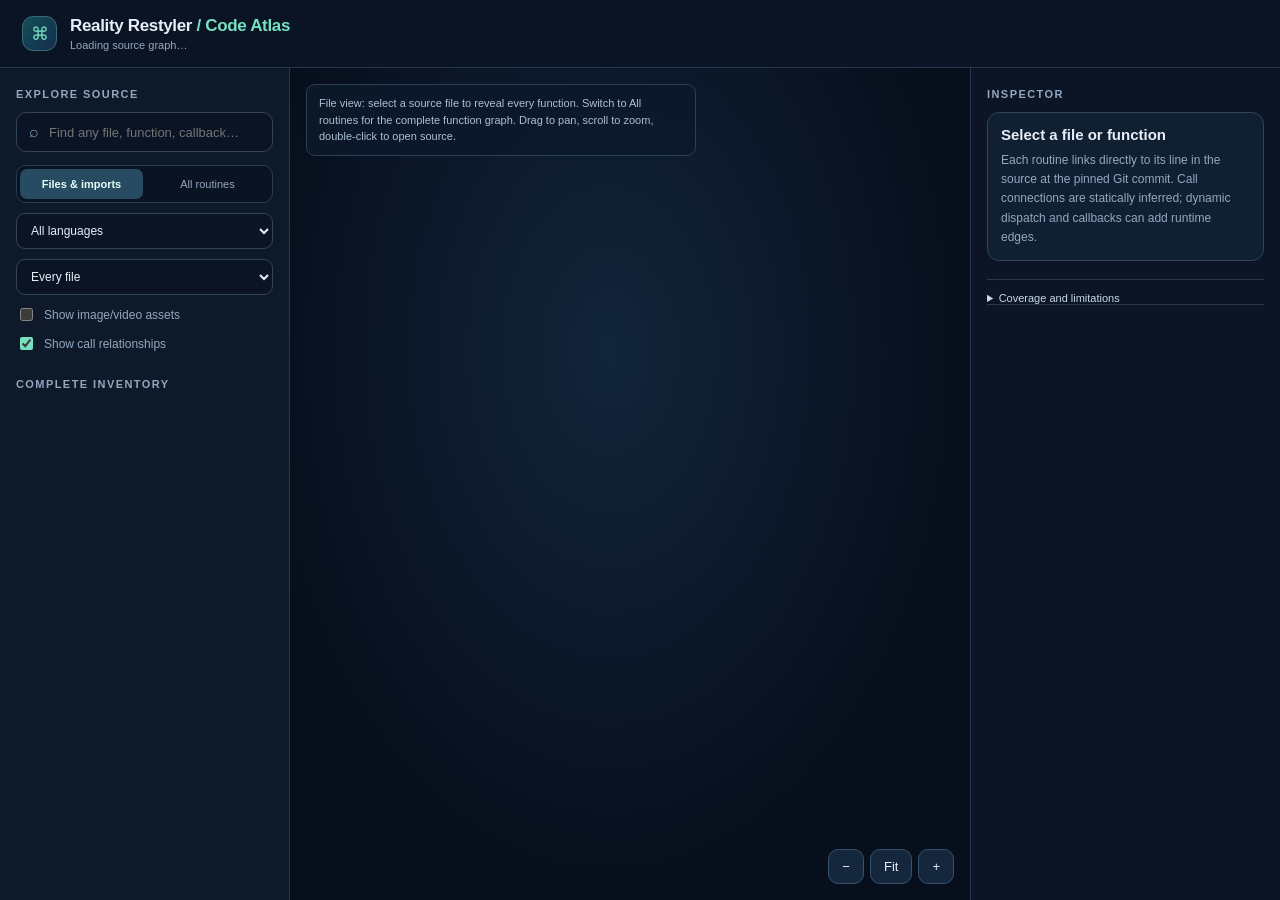
<file: scripts/codegraph_template.html>
<!doctype html>
<html lang="en">
<head>
<meta charset="utf-8">
<meta name="viewport" content="width=device-width,initial-scale=1">
<meta name="color-scheme" content="dark">
<title>Reality Restyler · Complete Code Atlas</title>
<style>
:root{color-scheme:dark;--bg:#070d19;--panel:#0e1929;--panel2:#122037;--border:#263750;--text:#e8eef9;--muted:#94a7bf;--accent:#76e0c0;--mono:ui-monospace,SFMono-Regular,Consolas,monospace;font-family:Inter,-apple-system,BlinkMacSystemFont,"Segoe UI",sans-serif}
*{box-sizing:border-box}html,body{margin:0;height:100%;background:var(--bg);color:var(--text)}button,input,select{font:inherit}
button{cursor:pointer}.app{height:100dvh;min-height:560px;display:grid;grid-template-rows:auto 1fr}
.header{display:flex;gap:24px;align-items:center;justify-content:space-between;padding:16px 22px;border-bottom:1px solid var(--border);background:#0b1424}
.brand{display:flex;align-items:center;gap:13px}.brand-mark{width:35px;height:35px;display:grid;place-items:center;border:1px solid #386c74;background:linear-gradient(135deg,#124f55,#152c50);border-radius:11px;color:var(--accent);font-size:18px}
h1{margin:0;font-size:17px;letter-spacing:-.02em} .sub{font-size:11px;color:var(--muted);margin-top:3px} .metrics{display:flex;gap:20px;flex-wrap:wrap}
.metric{text-align:right}.metric strong{display:block;font-size:18px;font-variant-numeric:tabular-nums}.metric span{font-size:10px;text-transform:uppercase;letter-spacing:.11em;color:var(--muted)}
.shell{display:grid;grid-template-columns:290px minmax(0,1fr) 310px;min-height:0}
aside{min-height:0;overflow:auto;background:var(--panel);padding:16px;border-right:1px solid var(--border)}aside.right{border-right:0;border-left:1px solid var(--border);background:#0b1525}
h2{font-size:11px;text-transform:uppercase;letter-spacing:.13em;color:var(--muted);font-weight:700;margin:4px 0 12px}
.search{display:flex;gap:8px;align-items:center;background:#0a1424;border:1px solid #31445d;padding:10px 12px;border-radius:10px}
.search input{background:transparent;border:0;outline:0;color:var(--text);width:100%;font-size:13px}.controls{margin:13px 0 17px;display:grid;gap:10px}
select{width:100%;background:#0a1424;color:var(--text);border:1px solid #31445d;border-radius:9px;padding:9px 10px;font-size:12px}
.segmented{display:flex;padding:3px;gap:3px;background:#091322;border:1px solid #293b54;border-radius:10px}.segmented button{background:transparent;border:0;color:var(--muted);border-radius:7px;padding:9px 6px;flex:1;font-size:11px}
.segmented button.active{background:#274b61;color:#e5fff6;font-weight:650}
.toggle{display:flex;gap:8px;align-items:center;color:var(--muted);font-size:12px;cursor:pointer}.toggle input{accent-color:var(--accent)}
.label-row{display:flex;justify-content:space-between;align-items:center;padding:4px 0}.count{font-size:11px;color:var(--muted)}
.items{display:grid;gap:4px;padding-bottom:20px}.item{display:flex;flex-direction:column;text-align:left;gap:3px;min-width:0;width:100%;color:var(--text);background:transparent;border:1px solid transparent;border-radius:9px;padding:9px 10px}
.item:hover{border-color:#395674;background:#1a2b42}.item.selected{border-color:#54ae9d;background:#123a40}.item strong{white-space:nowrap;overflow:hidden;text-overflow:ellipsis;font-size:12px;font-weight:650}.item small{color:var(--muted);font:10px var(--mono);white-space:nowrap;overflow:hidden;text-overflow:ellipsis}
.canvas-wrap{position:relative;overflow:hidden;background:radial-gradient(ellipse at 47% 34%,#12253a 0%,#070e1c 70%);min-height:0}
canvas{width:100%;height:100%;display:block;touch-action:none;cursor:grab}canvas.grabbing{cursor:grabbing}
.overlay{position:absolute;top:16px;left:16px;max-width:min(390px,calc(100% - 32px));pointer-events:none}.hint{display:flex;align-items:center;gap:8px;background:#0d192bd9;backdrop-filter:blur(12px);border:1px solid #29405c;padding:10px 12px;border-radius:9px;color:#acbfd5;font-size:11px;line-height:1.5}
.tools{position:absolute;right:16px;bottom:16px;display:flex;gap:6px}.tools button{background:#15273d;border:1px solid #37516d;border-radius:10px;color:var(--text);padding:9px 13px;font-size:13px}.tools button:hover{background:#23465d}
.legend{position:absolute;bottom:17px;left:16px;display:flex;gap:12px;flex-wrap:wrap;pointer-events:none}.key{font-size:10px;color:var(--muted);display:flex;gap:6px;align-items:center}.dot{height:8px;width:8px;border-radius:50%}
.summary{background:#111f32;border:1px solid #2d455e;border-radius:12px;padding:13px;margin-bottom:16px}.summary h3{font-size:15px;margin:0 0 8px;overflow-wrap:anywhere}.summary p{color:var(--muted);font-size:12px;line-height:1.6;margin:0}.chip{display:inline-flex;border:1px solid #3e6170;background:#153440;color:#abeee1;border-radius:100px;padding:4px 8px;font-size:10px;margin-bottom:9px}
.link{color:var(--accent);font-size:12px;text-decoration:none;display:inline-block;margin:10px 0 0}.link:hover{text-decoration:underline}
.group{margin:0 0 16px}.group h3{font-size:11px;color:var(--muted);margin:0 0 8px;font-weight:650;text-transform:uppercase;letter-spacing:.07em}
.neighbor{display:block;width:100%;border:1px solid transparent;background:#152339;color:#cbd9eb;border-radius:7px;padding:8px 9px;margin:3px 0;text-align:left;font:11px var(--mono);overflow:hidden;text-overflow:ellipsis;white-space:nowrap}
.neighbor:hover{border-color:#4c8c92}.muted{color:var(--muted);font-size:12px;line-height:1.65}
.pill{display:inline-block;font:10px var(--mono);color:#acc2da;background:#15263c;border:1px solid #28435c;border-radius:7px;padding:4px 6px}
details{margin-top:18px;border-top:1px solid var(--border);padding-top:12px;color:var(--muted);font-size:11px}details summary{cursor:pointer;color:#c8d9e9}details ul{padding-left:16px;line-height:1.6}
.footer{color:var(--muted);font:10px var(--mono);padding-top:12px;border-top:1px solid var(--border);overflow-wrap:anywhere}
@media(max-width:1040px){.shell{grid-template-columns:230px minmax(0,1fr)}.right{display:none}.metrics{gap:10px}}
@media(max-width:680px){.app{min-height:100dvh}.header{padding:11px}.metrics .metric:nth-child(n+3){display:none}.shell{grid-template-columns:1fr;grid-template-rows:230px minmax(380px,1fr)}aside.left{border-right:0;border-bottom:1px solid var(--border)}.items{grid-template-columns:repeat(2,minmax(0,1fr))}.overlay{top:10px;left:10px}.legend{gap:6px;max-width:75%}.brand-mark{display:none}.metric strong{font-size:14px}}
</style>
</head>
<body>
<div class="app">
  <header class="header">
    <div class="brand"><div class="brand-mark">⌘</div><div><h1>Reality Restyler <span style="color:var(--accent)">/ Code Atlas</span></h1><div class="sub" id="revision">Loading source graph…</div></div></div>
    <div class="metrics" id="stats"></div>
  </header>
  <div class="shell">
    <aside class="left">
      <h2>Explore source</h2>
      <label class="search"><span style="color:#81a0b7">⌕</span><input id="search" type="search" placeholder="Find any file, function, callback…" autocomplete="off" aria-label="Search all functions"></label>
      <div class="controls">
        <div class="segmented"><button id="files-mode" class="active">Files &amp; imports</button><button id="functions-mode">All routines</button></div>
        <select id="language" aria-label="Filter language"><option value="">All languages</option></select>
        <select id="file-filter" aria-label="Filter file"><option value="">Every file</option></select>
        <label class="toggle"><input id="assets" type="checkbox"> Show image/video assets</label>
        <label class="toggle"><input id="calls" type="checkbox" checked> Show call relationships</label>
      </div>
      <div class="label-row"><h2 id="list-label">Complete inventory</h2><span class="count" id="list-count"></span></div>
      <div class="items" id="inventory" aria-live="polite"></div>
    </aside>
    <main class="canvas-wrap">
      <canvas id="map" aria-label="Interactive code dependency graph"></canvas>
      <div class="overlay"><div class="hint" id="tip">File view: select a source file to reveal every function. Switch to All routines for the complete function graph. Drag to pan, scroll to zoom, double-click to open source.</div></div>
      <div class="legend" id="legend"></div>
      <div class="tools"><button id="zoom-out" aria-label="Zoom out">−</button><button id="fit" aria-label="Fit graph">Fit</button><button id="zoom-in" aria-label="Zoom in">+</button></div>
    </main>
    <aside class="right"><h2>Inspector</h2><div id="inspector"><div class="summary"><h3>Select a file or function</h3><p>Each routine links directly to its line in the source at the pinned Git commit. Call connections are statically inferred; dynamic dispatch and callbacks can add runtime edges.</p></div></div>
    <details><summary>Coverage and limitations</summary><ul id="diagnostics"></ul></details><div class="footer" id="footer"></div></aside>
  </div>
</div>
<script type="application/json" id="graph-data">__GRAPH_DATA__</script>
<script>
"use strict";
const D=JSON.parse(document.getElementById("graph-data").textContent);
const N=D.nodes, E=D.edges;
const allById=new Map(N.map(n=>[n.id,n]));
const files=N.filter(n=>n.kind==="file");
const routines=N.filter(n=>n.kind!=="file");
const byFile=new Map(files.map(f=>[f.path,routines.filter(n=>n.path===f.path)]));
const color={python:"#69a4fb",javascript:"#e9bc66",powershell:"#bc92f4",csharp:"#dd83ae",inno:"#f7a882",yaml:"#78d4c4",asset:"#65748a",document:"#8d9eb5"};
const source=n=>"https://github.com/"+D.repository+"/blob/"+D.sha+"/"+n.path+(n.kind==="file"?"":"#L"+n.line);
const $=id=>document.getElementById(id);
$("revision").textContent="Pinned source · "+D.sha.slice(0,12)+" · "+D.repository;
$("footer").textContent="Offline graph · commit "+D.sha+" · No source code is uploaded by this viewer";
$("stats").innerHTML=[["Files",D.stats.files],["Routines",D.stats.routines],["Call links",D.stats.call_edges],["Classes",D.stats.classes]].map(a=>'<div class="metric"><strong>'+a[1]+'</strong><span>'+a[0]+'</span></div>').join("");
$("legend").innerHTML=Object.entries(color).filter(p=>p[0]!=="asset"&&p[0]!=="document").map(p=>'<span class="key"><span class="dot" style="background:'+p[1]+'"></span>'+p[0]+'</span>').join("");
const diagnostics=["Every parsed function, method, constructor, lambda and callback is included in the inventory.","The graph includes test routines and build scripts, not just production files.","Solid edges denote containment and imports; dotted edges denote static lexical call candidates.","Dynamic dispatch, reflection, third-party calls and runtime event ordering cannot be proven from static source alone."].concat(D.findings);
$("diagnostics").innerHTML=diagnostics.map(x=>"<li>"+escapeHtml(x)+"</li>").join("");
function escapeHtml(x){return String(x).replace(/[&<>"']/g,c=>({"&":"&amp;","<":"&lt;",">":"&gt;",'"':"&quot;","'":"&#39;"}[c]));}
const langTypes=[...new Set(N.map(n=>n.lang))].sort();
for(const lang of langTypes){const opt=document.createElement("option");opt.value=lang;opt.textContent=lang;$("language").append(opt);}
for(const f of files.filter(x=>!["asset","document"].includes(x.lang))){const opt=document.createElement("option");opt.value=f.path;opt.textContent=f.path;$("file-filter").append(opt);}
const canvas=$("map"),ctx=canvas.getContext("2d");
let width=100,height=100,dpr=1;
let mode="files",selected=null,hovered=null,query="",activeFile="",scale=0.72,offsetX=0,offsetY=0;
const positions=new Map();
const nonAssets=files.filter(f=>!["asset","document"].includes(f.lang));
const folders=[...new Set(nonAssets.map(f=>f.folder))];
const clusterCenters=new Map(folders.map((folder,i)=>[folder,{x:(i%3)*950,y:Math.floor(i/3)*760}]));
for(const folder of folders){
 const group=nonAssets.filter(f=>f.folder===folder);
 const center=clusterCenters.get(folder);
 group.forEach((f,i)=>{
  const angle=i*2.3999632297;
  const radius=120+105*Math.sqrt(i);
  positions.set(f.id,{x:center.x+Math.cos(angle)*radius,y:center.y+Math.sin(angle)*radius});
 });
}
files.filter(f=>!positions.has(f.id)).forEach((f,i)=>positions.set(f.id,{x:2600+(i%10)*110,y:-500+Math.floor(i/10)*125}));
for(const f of files){
 const base=positions.get(f.id),members=byFile.get(f.path)||[];
 members.forEach((n,i)=>{
  const angle=i*2.3999632297,radius=48+23*Math.sqrt(i);
  positions.set(n.id,{x:base.x+Math.cos(angle)*radius,y:base.y+Math.sin(angle)*radius});
 });
}
function visibleNodes(){
 let nodes=mode==="files"?files:routines.concat(nonAssets);
 const language=$("language").value,filter=$("file-filter").value;
 nodes=nodes.filter(n=>(!language||n.lang===language)&&(!filter||n.path===filter));
 if(!$("assets").checked)nodes=nodes.filter(n=>n.lang!=="asset");
 if(query)nodes=nodes.filter(n=>n.name.toLowerCase().includes(query)||n.path.toLowerCase().includes(query));
 return nodes;
}
function fit(nodes=visibleNodes()){
 if(!nodes.length)return;
 const ps=nodes.map(n=>positions.get(n.id));
 const minX=Math.min(...ps.map(p=>p.x))-90,maxX=Math.max(...ps.map(p=>p.x))+90;
 const minY=Math.min(...ps.map(p=>p.y))-90,maxY=Math.max(...ps.map(p=>p.y))+90;
 scale=Math.min(2.25,Math.max(.06,Math.min((width-80)/(maxX-minX),(height-80)/(maxY-minY))));
 offsetX=width/2-(minX+maxX)/2*scale;offsetY=height/2-(minY+maxY)/2*scale;draw();
}
function resize(){
 const box=canvas.getBoundingClientRect();width=box.width;height=box.height;
 dpr=Math.min(2,window.devicePixelRatio||1);canvas.width=Math.round(width*dpr);canvas.height=Math.round(height*dpr);
 fit();
}
function moveTo(n){
 const p=positions.get(n.id);if(!p)return;
 scale=Math.max(scale,0.65);offsetX=width/2-p.x*scale;offsetY=height/2-p.y*scale;draw();
}
function picked(px,py){
 let best=null,d=Infinity;for(const n of visibleNodes()){
 const p=positions.get(n.id);const x=p.x*scale+offsetX,y=p.y*scale+offsetY;const dist=Math.hypot(x-px,y-py);
 if(dist<Math.max(11,n.kind==="file"?17:12)&&dist<d){best=n;d=dist;}
 }return best;
}
function select(n,focus=false){
 selected=n;if(n&&focus){if(n.kind==="file"&&!["asset","document"].includes(n.lang)){mode="functions";$("file-filter").value=n.path;$("functions-mode").classList.add("active");$("files-mode").classList.remove("active");fit();}else moveTo(n);}
 inspector();inventory();draw();
}
function inspector(){
 if(!selected){$("inspector").innerHTML='<div class="summary"><h3>Select a file or function</h3><p>Click any node or inventory item to inspect its direct relationships and open its source.</p></div>';return;}
 const n=selected;
 const outgoing=E.filter(e=>e[0]===n.id&&e[2]!=="contains");
 const incoming=E.filter(e=>e[1]===n.id&&e[2]!=="contains");
 const housed=(byFile.get(n.path)||[]);
 const heading='<div class="summary"><span class="chip">'+escapeHtml(n.kind)+' · '+escapeHtml(n.lang)+'</span><h3>'+escapeHtml(n.name)+'</h3><p>'+escapeHtml(n.path)+'<br>Line '+n.line+(n.end>n.line?"–"+n.end:"")+'</p><a class="link" href="'+source(n)+'" target="_blank" rel="noopener">Open GitHub source ↗</a></div>';
 function group(label,list){
  if(!list.length)return '<div class="group"><h3>'+label+'</h3><div class="muted">No statically resolved connections</div></div>';
  return '<div class="group"><h3>'+label+' · '+list.length+'</h3>'+list.slice(0,80).map(edge=>{
   const other=allById.get(edge[0]===n.id?edge[1]:edge[0]);
   return other?'<button class="neighbor" data-inspect="'+other.id+'" title="'+escapeHtml(other.path)+'">'+escapeHtml(other.name)+' <span style="color:#7388a2">('+edge[2]+')</span></button>':'';
  }).join("")+(list.length>80?'<p class="muted">Use the inventory to browse remaining connections.</p>':'')+'</div>';
 }
 $("inspector").innerHTML=heading+(n.kind==="file"?'<div class="group"><h3>Contained symbols · '+housed.length+'</h3>'+housed.slice(0,50).map(x=>'<button class="neighbor" data-inspect="'+x.id+'">'+escapeHtml(x.name)+'</button>').join("")+'</div>':'')+group("References / imports",outgoing)+group("Referenced by",incoming);
 $("inspector").querySelectorAll("[data-inspect]").forEach(b=>b.addEventListener("click",()=>select(allById.get(Number(b.dataset.inspect)),true)));
}
function inventory(){
 const nodes=visibleNodes();
 $("list-count").textContent=nodes.length+" / "+N.length;
 $("list-label").textContent=mode==="files"?"File inventory":"Function inventory";
 const fragment=document.createDocumentFragment();
 for(const n of nodes){
  const b=document.createElement("button");b.type="button";b.className="item"+(selected&&selected.id===n.id?" selected":"");
  const strong=document.createElement("strong");strong.textContent=n.kind==="file"?n.path:n.name;
  const sm=document.createElement("small");sm.textContent=n.kind==="file"?n.lang:n.path+":"+n.line+" · "+n.kind;
  b.append(strong,sm);b.onclick=()=>select(n,true);b.ondblclick=()=>window.open(source(n),"_blank","noopener");
  fragment.append(b);
 }
 $("inventory").replaceChildren(fragment);
}
function draw(){
 ctx.setTransform(dpr,0,0,dpr,0,0);ctx.clearRect(0,0,width,height);
 ctx.save();ctx.translate(offsetX,offsetY);ctx.scale(scale,scale);
 const world={x0:-offsetX/scale,y0:-offsetY/scale,x1:(width-offsetX)/scale,y1:(height-offsetY)/scale};
 ctx.strokeStyle="#28435b";ctx.lineWidth=1/scale;ctx.globalAlpha=.12;
 const grid=100;
 for(let x=Math.floor(world.x0/grid)*grid;x<world.x1;x+=grid){ctx.beginPath();ctx.moveTo(x,world.y0);ctx.lineTo(x,world.y1);ctx.stroke();}
 for(let y=Math.floor(world.y0/grid)*grid;y<world.y1;y+=grid){ctx.beginPath();ctx.moveTo(world.x0,y);ctx.lineTo(world.x1,y);ctx.stroke();}
 ctx.globalAlpha=1;
 const nodes=visibleNodes(),set=new Set(nodes.map(n=>n.id));
 const selectedNeighbors=new Set(selected?E.filter(e=>e[0]===selected.id||e[1]===selected.id).flatMap(e=>[e[0],e[1]]):[]);
 for(const e of E){
  if(!set.has(e[0])||!set.has(e[1]))continue;
  if(mode==="files"&&e[2]!=="imports")continue;
  if(mode==="functions"&&(e[2]!=="calls"||!$("calls").checked))continue;
  const a=positions.get(e[0]),b=positions.get(e[1]);
  ctx.beginPath();ctx.moveTo(a.x,a.y);ctx.lineTo(b.x,b.y);
  ctx.strokeStyle=e[2]==="imports"?"#547b99":"#7eb1aa";
  ctx.globalAlpha=selected?(selected.id===e[0]||selected.id===e[1]?.8:.04):.10;
  ctx.lineWidth=(selected&&(selected.id===e[0]||selected.id===e[1])?2.0:.8)/scale**.3;
  ctx.stroke();
 }
 ctx.globalAlpha=1;
 for(const n of nodes){
  const p=positions.get(n.id);
  const highlighted=selected&&selected.id===n.id;
  const dim=selected&&!highlighted&&!selectedNeighbors.has(n.id);
  const r=n.kind==="file"?12:4.5;
  ctx.globalAlpha=dim?.30:1;
  ctx.beginPath();ctx.arc(p.x,p.y,highlighted?r+5:r,0,Math.PI*2);
  ctx.fillStyle=highlighted?"#e7fff8":(color[n.lang]||"#a1b2ca");ctx.fill();
  if(highlighted){ctx.strokeStyle="#77f3d0";ctx.lineWidth=2;ctx.stroke();}
  const showLabel=(n.kind==="file"&&scale>.25)||(n.kind!=="file"&&scale>.70)||highlighted||n===hovered;
  if(showLabel){
   ctx.font=(n.kind==="file"?"600 13px ":"11px ")+"system-ui";
   ctx.fillStyle=highlighted?"#ffffff":"#d4e2f5";
   let label=n.kind==="file"?n.path.split("/").at(-1):n.name;
   if(label.length>30)label=label.slice(0,28)+"…";
   ctx.textBaseline="middle";ctx.fillText(label,p.x+r+5,p.y);
  }
 }
 ctx.restore();ctx.globalAlpha=1;
}
let drag=null,moved=false;
canvas.addEventListener("pointerdown",ev=>{canvas.setPointerCapture(ev.pointerId);drag={x:ev.clientX,y:ev.clientY,ox:offsetX,oy:offsetY};moved=false;canvas.classList.add("grabbing");});
canvas.addEventListener("pointermove",ev=>{
 const box=canvas.getBoundingClientRect(),x=ev.clientX-box.left,y=ev.clientY-box.top;
 if(drag){if(Math.hypot(ev.clientX-drag.x,ev.clientY-drag.y)>4)moved=true;offsetX=drag.ox+ev.clientX-drag.x;offsetY=drag.oy+ev.clientY-drag.y;}
 hovered=picked(x,y);canvas.style.cursor=hovered?"pointer":drag?"grabbing":"grab";draw();
});
canvas.addEventListener("pointerup",ev=>{
 const box=canvas.getBoundingClientRect();if(drag&&!moved)select(picked(ev.clientX-box.left,ev.clientY-box.top));
 drag=null;canvas.classList.remove("grabbing");
});
canvas.addEventListener("dblclick",ev=>{const box=canvas.getBoundingClientRect(),n=picked(ev.clientX-box.left,ev.clientY-box.top);if(n)window.open(source(n),"_blank","noopener");});
function zoom(factor,x=width/2,y=height/2){const next=Math.max(.04,Math.min(5,scale*factor));offsetX=x-(x-offsetX)*next/scale;offsetY=y-(y-offsetY)*next/scale;scale=next;draw();}
canvas.addEventListener("wheel",ev=>{ev.preventDefault();const b=canvas.getBoundingClientRect();zoom(Math.exp(-ev.deltaY*.001),ev.clientX-b.left,ev.clientY-b.top);},{passive:false});
$("zoom-in").onclick=()=>zoom(1.25);$("zoom-out").onclick=()=>zoom(.8);$("fit").onclick=()=>fit();
function setMode(m){mode=m;$("files-mode").classList.toggle("active",m==="files");$("functions-mode").classList.toggle("active",m==="functions");inventory();fit();}
$("files-mode").onclick=()=>setMode("files");$("functions-mode").onclick=()=>setMode("functions");
$("search").addEventListener("input",ev=>{query=ev.target.value.toLowerCase().trim();inventory();fit();});
$("language").addEventListener("change",()=>{inventory();fit();});
$("file-filter").addEventListener("change",()=>{inventory();fit();});
$("assets").onchange=()=>{inventory();fit();};
$("calls").onchange=draw;
inventory();inspector();new ResizeObserver(resize).observe(canvas);window.addEventListener("resize",resize);
</script>
</body>
</html>
</file>
